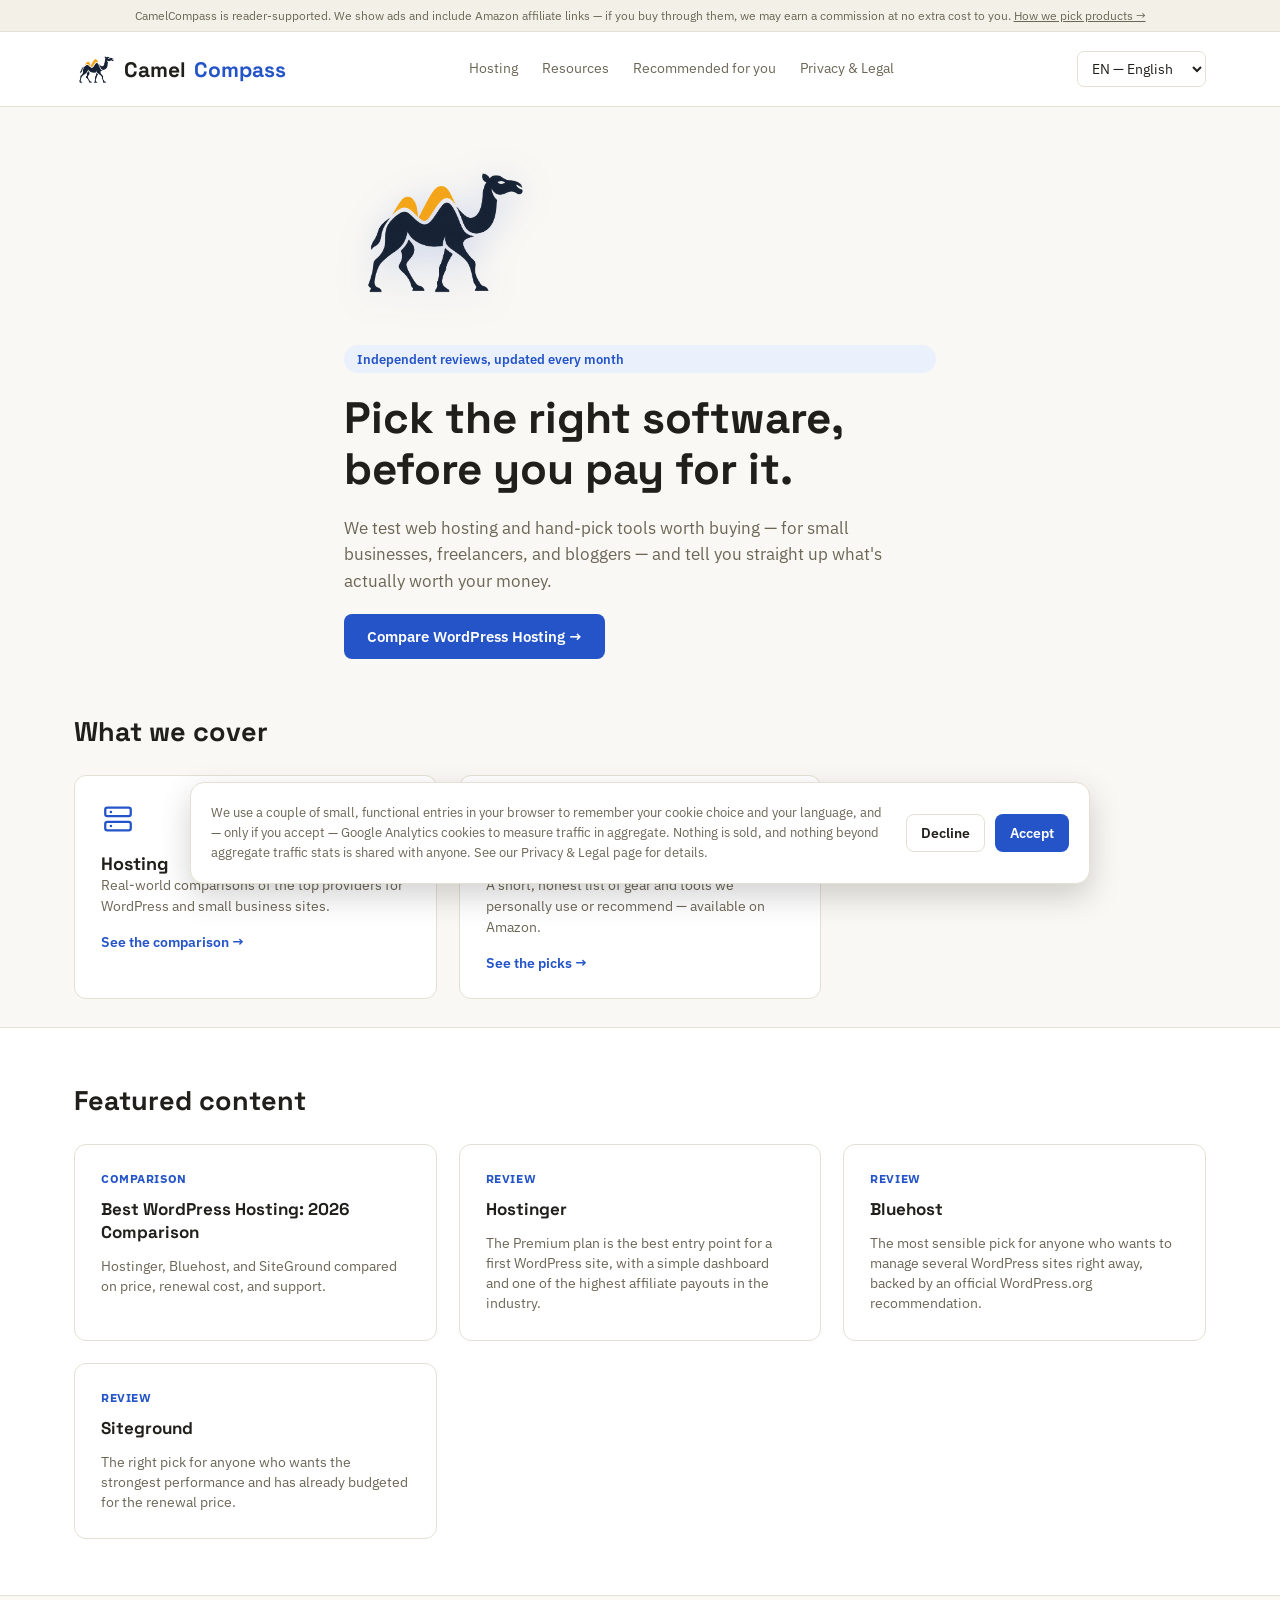
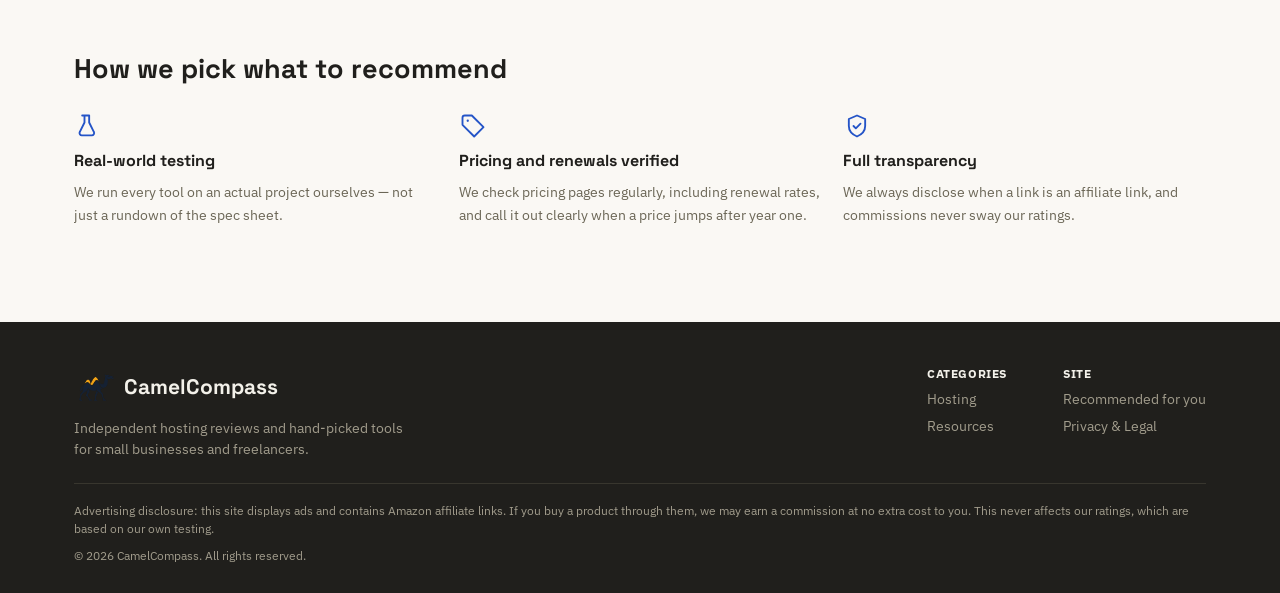
<file: index.html>
<!doctype html>
<html lang="en">
<head>
<title>CamelCompass — Independent Web Hosting Reviews & Recommended Tools</title>
<meta name="description" content="Independent, data-backed reviews of web hosting — Hostinger, Bluehost, SiteGround and more — plus a short list of tools we personally recommend. Available in English, Italiano, Français, Deutsch, Español.">
<link rel="canonical" href="https://camelcompass.com/index.html">
<meta property="og:type" content="website">
<meta property="og:site_name" content="CamelCompass">
<meta property="og:title" content="CamelCompass — Independent Web Hosting Reviews & Recommended Tools">
<meta property="og:description" content="Independent, data-backed reviews of web hosting — Hostinger, Bluehost, SiteGround and more — plus a short list of tools we personally recommend. Available in English, Italiano, Français, Deutsch, Español.">
<meta property="og:image" content="https://camelcompass.com/camel-mascot.png">
<meta property="og:url" content="https://camelcompass.com/index.html">
<meta charset="utf-8">
<meta name="viewport" content="width=device-width, initial-scale=1, viewport-fit=cover">
<meta name="robots" content="index, follow">
<meta name="theme-color" content="#2454C7">
<link rel="icon" type="image/png" href="camel-mascot.png">
<meta name="twitter:card" content="summary">
<link rel="stylesheet" href="https://fonts.googleapis.com/css2?family=Space+Grotesk:wght@500;600;700&family=IBM+Plex+Sans:wght@400;500;600&display=swap">
<link rel="stylesheet" href="styles.css">
<!-- TODO: replace ca-pub-XXXXXXXXXXXXXXXX with your real AdSense publisher ID once your AdSense application is approved -->
<script async src="https://pagead2.googlesyndication.com/pagead/js/adsbygoogle.js?client=ca-pub-XXXXXXXXXXXXXXXX" crossorigin="anonymous"></script>
<!-- Google tag (gtag.js) -->
<script async src="https://www.googletagmanager.com/gtag/js?id=G-SYCRF4L2D8"></script>
<script>
  window.dataLayer = window.dataLayer || [];
  function gtag(){dataLayer.push(arguments);}
  // Consent Mode: analytics storage stays denied until the user accepts our cookie notice
  gtag('consent', 'default', { 'analytics_storage': 'denied' });
  gtag('js', new Date());
  gtag('config', 'G-SYCRF4L2D8');
</script>
</head>
<body>

<div class="disclose-bar">
  <div class="wrap"><p id="disclose-text"></p></div>
</div>

<header class="site-header">
  <div class="wrap">
    <a href="index.html" class="logo"><img src="camel-mascot.png" alt="CamelCompass mascot" class="logo-mark">Camel<span class="accent">Compass</span></a>
    <nav class="nav-links" id="nav-links">
      <a href="compare.html" data-nav="compare"></a>
      <a href="resources.html" data-nav="resources"></a>
      <a href="recommend.html" data-nav="recommend"></a>
      <a href="legal.html" data-nav="legal"></a>
    </nav>
    <select class="lang-select" id="lang-select">
      <option value="en">EN — English</option>
      <option value="it">IT — Italiano</option>
      <option value="fr">FR — Français</option>
      <option value="de">DE — Deutsch</option>
      <option value="es">ES — Español</option>
    </select>
  </div>
</header>

<main>
  <section id="page-home">
    <section class="block tight">
      <div class="wrap" style="display:flex; flex-direction:column; gap:20px; max-width:640px;">
        <img src="camel-mascot.png" alt="CamelCompass mascot" class="hero-mascot">
        <span class="badge" id="home-badge"></span>
        <h1 class="hero-title" id="home-title"></h1>
        <p class="lede" id="home-sub"></p>
        <a href="compare.html" class="btn btn-primary" id="home-cta" style="align-self:flex-start;"></a>
      </div>
    </section>

    <section class="block tight">
      <div class="wrap" style="display:flex; flex-direction:column; gap:26px;">
        <h2 class="section-title" id="home-cat-title"></h2>
        <div class="grid-3" id="home-categories"></div>
      </div>
    </section>

    <section class="block" style="background:var(--surface); border-top:1px solid var(--border); border-bottom:1px solid var(--border);">
      <div class="wrap" style="display:flex; flex-direction:column; gap:26px;">
        <h2 class="section-title" id="home-featured-title"></h2>
        <div class="grid-3" id="home-featured"></div>
      </div>
    </section>

    <section class="block">
      <div class="wrap" style="display:flex; flex-direction:column; gap:26px;">
        <h2 class="section-title" id="home-method-title"></h2>
        <div class="grid-3" id="home-methods"></div>
      </div>
    </section>
  </section>

</main>

<footer class="site-footer">
  <div class="wrap">
    <div class="footer-top">
      <div class="footer-brand">
        <span class="logo"><img src="camel-mascot.png" alt="CamelCompass mascot" class="logo-mark">CamelCompass</span>
        <p id="footer-desc"></p>
      </div>
      <div class="footer-cols">
        <div class="footer-col">
          <span class="col-title" id="footer-cat-title"></span>
          <a href="compare.html" data-t="nav_hosting"></a>
          <a href="resources.html" data-t="nav_resources"></a>
        </div>
        <div class="footer-col">
          <span class="col-title" id="footer-site-title"></span>
          <a href="recommend.html" data-t="nav_recommend"></a>
          <a href="legal.html" data-t="nav_legal"></a>
        </div>
      </div>
    </div>
    <div class="footer-bottom">
      <p id="footer-disclosure"></p>
      <p id="footer-copyright"></p>
    </div>
  </div>
</footer>

<div class="cookie-bar" id="cookie-bar" hidden>
  <p id="cookie-text"></p>
  <div class="cookie-actions">
    <button class="btn btn-outline btn-sm" id="cookie-decline" style="width:auto;"></button>
    <button class="btn btn-primary btn-sm" id="cookie-accept" style="width:auto;"></button>
  </div>
</div>

<script src="app.js"></script>
<script>
SV.init(SV.applyHomeText);
</script>
</body>
</html>
</file>
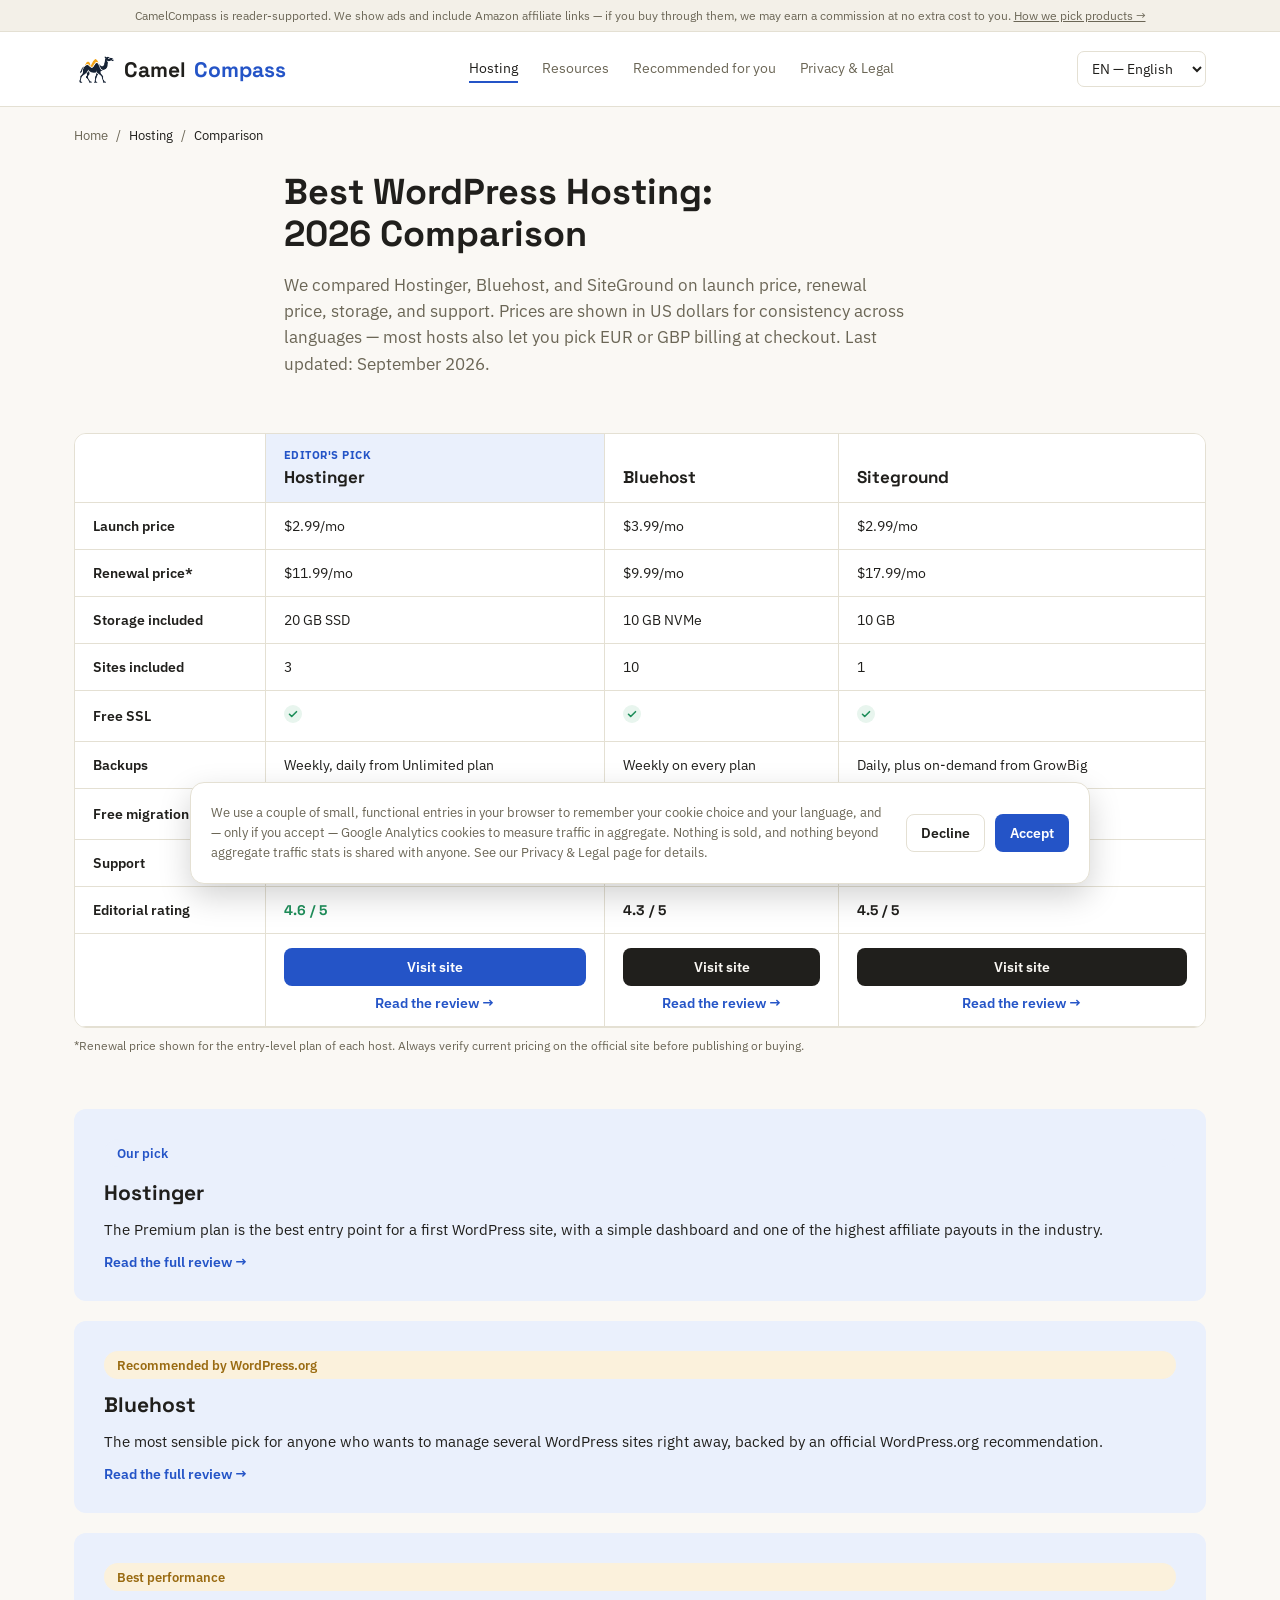
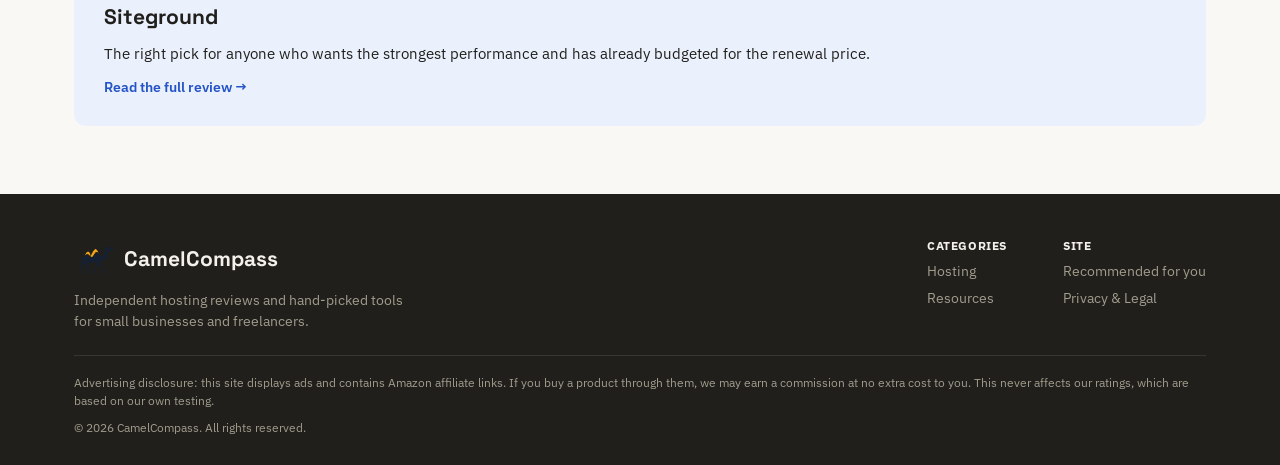
<file: compare.html>
<!doctype html>
<html lang="en">
<head>
<title>Best WordPress Hosting 2026: Hostinger vs Bluehost vs SiteGround | CamelCompass</title>
<meta name="description" content="We compared Hostinger, Bluehost and SiteGround on launch price, renewal price, storage and support to help you pick the right WordPress host. Updated September 2026.">
<link rel="canonical" href="https://camelcompass.com/compare.html">
<meta property="og:type" content="website">
<meta property="og:site_name" content="CamelCompass">
<meta property="og:title" content="Best WordPress Hosting 2026: Hostinger vs Bluehost vs SiteGround | CamelCompass">
<meta property="og:description" content="We compared Hostinger, Bluehost and SiteGround on launch price, renewal price, storage and support to help you pick the right WordPress host. Updated September 2026.">
<meta property="og:image" content="https://camelcompass.com/camel-mascot.png">
<meta property="og:url" content="https://camelcompass.com/compare.html">
<meta charset="utf-8">
<meta name="viewport" content="width=device-width, initial-scale=1, viewport-fit=cover">
<meta name="robots" content="index, follow">
<meta name="theme-color" content="#2454C7">
<link rel="icon" type="image/png" href="camel-mascot.png">
<meta name="twitter:card" content="summary">
<link rel="stylesheet" href="https://fonts.googleapis.com/css2?family=Space+Grotesk:wght@500;600;700&family=IBM+Plex+Sans:wght@400;500;600&display=swap">
<link rel="stylesheet" href="styles.css">
<!-- TODO: replace ca-pub-XXXXXXXXXXXXXXXX with your real AdSense publisher ID once your AdSense application is approved -->
<script async src="https://pagead2.googlesyndication.com/pagead/js/adsbygoogle.js?client=ca-pub-XXXXXXXXXXXXXXXX" crossorigin="anonymous"></script>
<!-- Google tag (gtag.js) -->
<script async src="https://www.googletagmanager.com/gtag/js?id=G-SYCRF4L2D8"></script>
<script>
  window.dataLayer = window.dataLayer || [];
  function gtag(){dataLayer.push(arguments);}
  // Consent Mode: analytics storage stays denied until the user accepts our cookie notice
  gtag('consent', 'default', { 'analytics_storage': 'denied' });
  gtag('js', new Date());
  gtag('config', 'G-SYCRF4L2D8');
</script>
</head>
<body>

<div class="disclose-bar">
  <div class="wrap"><p id="disclose-text"></p></div>
</div>

<header class="site-header">
  <div class="wrap">
    <a href="index.html" class="logo"><img src="camel-mascot.png" alt="CamelCompass mascot" class="logo-mark">Camel<span class="accent">Compass</span></a>
    <nav class="nav-links" id="nav-links">
      <a href="compare.html" data-nav="compare" class="active"></a>
      <a href="resources.html" data-nav="resources"></a>
      <a href="recommend.html" data-nav="recommend"></a>
      <a href="legal.html" data-nav="legal"></a>
    </nav>
    <select class="lang-select" id="lang-select">
      <option value="en">EN — English</option>
      <option value="it">IT — Italiano</option>
      <option value="fr">FR — Français</option>
      <option value="de">DE — Deutsch</option>
      <option value="es">ES — Español</option>
    </select>
  </div>
</header>

<main>
  <section id="page-compare">
    <div class="wrap" style="padding-top:20px;">
      <nav class="breadcrumb"><a href="index.html" data-t="crumb_home"></a><span>/</span><span class="current" data-t="nav_hosting"></span><span>/</span><span class="current" data-t="crumb_compare"></span></nav>
    </div>
    <section class="block tight">
      <div class="wrap" style="display:flex; flex-direction:column; gap:16px; max-width:760px;">
        <h1 class="hero-title" style="font-size:clamp(26px,3.4vw,36px);" id="compare-title"></h1>
        <p class="lede" id="compare-lede"></p>
      </div>
    </section>
    <section class="block tight"><div class="wrap"><div class="table-scroll" id="compare-table-wrap"></div><span class="foot-star" id="compare-footnote"></span></div></section>
    <section class="block tight"><div class="wrap" id="compare-callouts" style="display:flex; flex-direction:column; gap:20px;"></div></section>
  </section>

</main>

<footer class="site-footer">
  <div class="wrap">
    <div class="footer-top">
      <div class="footer-brand">
        <span class="logo"><img src="camel-mascot.png" alt="CamelCompass mascot" class="logo-mark">CamelCompass</span>
        <p id="footer-desc"></p>
      </div>
      <div class="footer-cols">
        <div class="footer-col">
          <span class="col-title" id="footer-cat-title"></span>
          <a href="compare.html" data-t="nav_hosting"></a>
          <a href="resources.html" data-t="nav_resources"></a>
        </div>
        <div class="footer-col">
          <span class="col-title" id="footer-site-title"></span>
          <a href="recommend.html" data-t="nav_recommend"></a>
          <a href="legal.html" data-t="nav_legal"></a>
        </div>
      </div>
    </div>
    <div class="footer-bottom">
      <p id="footer-disclosure"></p>
      <p id="footer-copyright"></p>
    </div>
  </div>
</footer>

<div class="cookie-bar" id="cookie-bar" hidden>
  <p id="cookie-text"></p>
  <div class="cookie-actions">
    <button class="btn btn-outline btn-sm" id="cookie-decline" style="width:auto;"></button>
    <button class="btn btn-primary btn-sm" id="cookie-accept" style="width:auto;"></button>
  </div>
</div>

<script src="app.js"></script>
<script>
SV.init(function () { SV.applyCompareStaticText(); SV.renderCompareTable(); });
</script>
</body>
</html>
</file>
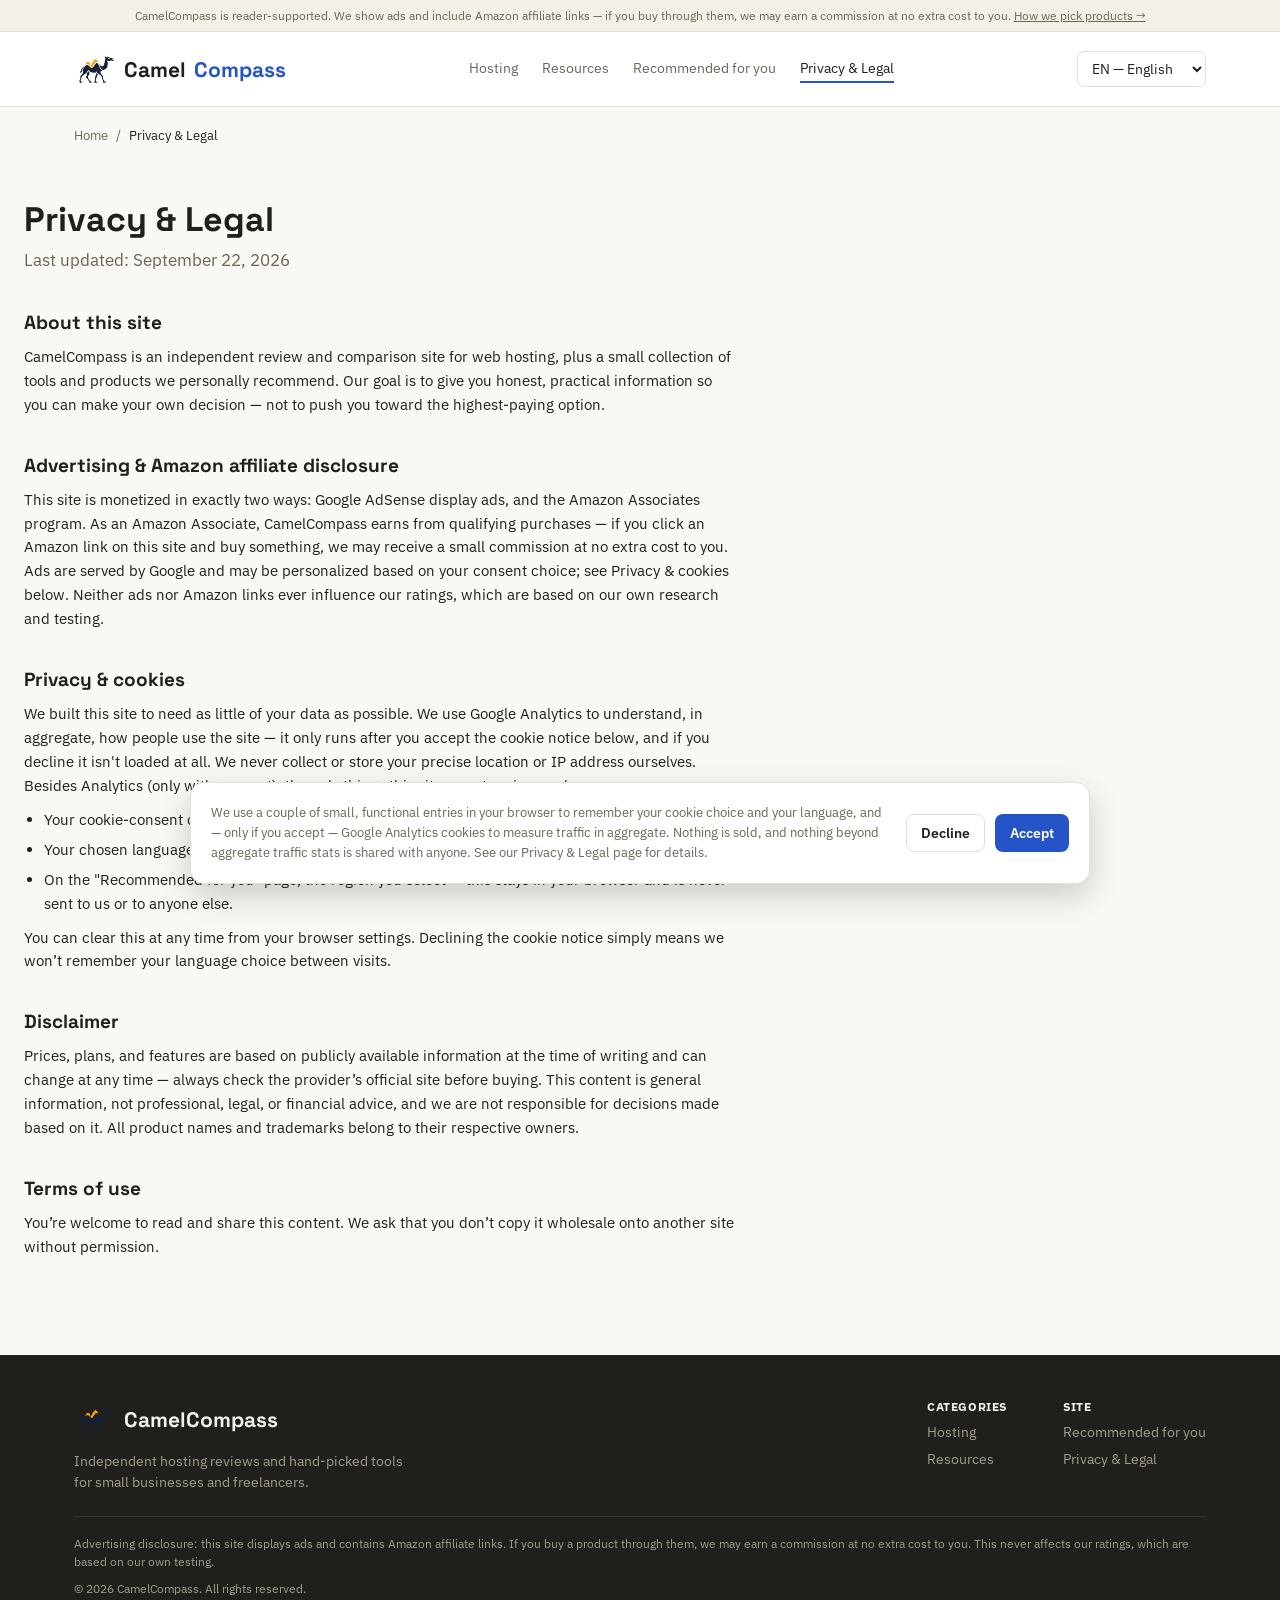
<file: legal.html>
<!doctype html>
<html lang="en">
<head>
<title>Privacy & Legal | CamelCompass</title>
<meta name="description" content="CamelCompass's affiliate disclosure, privacy practices and disclaimer — how we're funded, what data we do (and don't) collect, and how to reach us.">
<link rel="canonical" href="https://camelcompass.com/legal.html">
<meta property="og:type" content="website">
<meta property="og:site_name" content="CamelCompass">
<meta property="og:title" content="Privacy & Legal | CamelCompass">
<meta property="og:description" content="CamelCompass's affiliate disclosure, privacy practices and disclaimer — how we're funded, what data we do (and don't) collect, and how to reach us.">
<meta property="og:image" content="https://camelcompass.com/camel-mascot.png">
<meta property="og:url" content="https://camelcompass.com/legal.html">
<meta charset="utf-8">
<meta name="viewport" content="width=device-width, initial-scale=1, viewport-fit=cover">
<meta name="robots" content="index, follow">
<meta name="theme-color" content="#2454C7">
<link rel="icon" type="image/png" href="camel-mascot.png">
<meta name="twitter:card" content="summary">
<link rel="stylesheet" href="https://fonts.googleapis.com/css2?family=Space+Grotesk:wght@500;600;700&family=IBM+Plex+Sans:wght@400;500;600&display=swap">
<link rel="stylesheet" href="styles.css">
<!-- TODO: replace ca-pub-XXXXXXXXXXXXXXXX with your real AdSense publisher ID once your AdSense application is approved -->
<script async src="https://pagead2.googlesyndication.com/pagead/js/adsbygoogle.js?client=ca-pub-XXXXXXXXXXXXXXXX" crossorigin="anonymous"></script>
<!-- Google tag (gtag.js) -->
<script async src="https://www.googletagmanager.com/gtag/js?id=G-SYCRF4L2D8"></script>
<script>
  window.dataLayer = window.dataLayer || [];
  function gtag(){dataLayer.push(arguments);}
  // Consent Mode: analytics storage stays denied until the user accepts our cookie notice
  gtag('consent', 'default', { 'analytics_storage': 'denied' });
  gtag('js', new Date());
  gtag('config', 'G-SYCRF4L2D8');
</script>
</head>
<body>

<div class="disclose-bar">
  <div class="wrap"><p id="disclose-text"></p></div>
</div>

<header class="site-header">
  <div class="wrap">
    <a href="index.html" class="logo"><img src="camel-mascot.png" alt="CamelCompass mascot" class="logo-mark">Camel<span class="accent">Compass</span></a>
    <nav class="nav-links" id="nav-links">
      <a href="compare.html" data-nav="compare"></a>
      <a href="resources.html" data-nav="resources"></a>
      <a href="recommend.html" data-nav="recommend"></a>
      <a href="legal.html" data-nav="legal" class="active"></a>
    </nav>
    <select class="lang-select" id="lang-select">
      <option value="en">EN — English</option>
      <option value="it">IT — Italiano</option>
      <option value="fr">FR — Français</option>
      <option value="de">DE — Deutsch</option>
      <option value="es">ES — Español</option>
    </select>
  </div>
</header>

<main>
  <section id="page-legal">
    <div class="wrap" style="padding-top:20px;">
      <nav class="breadcrumb"><a href="index.html" data-t="crumb_home"></a><span>/</span><span class="current" data-t="nav_legal"></span></nav>
    </div>
    <section class="block" style="max-width:760px;">
      <div class="wrap" style="display:flex; flex-direction:column; gap:36px;" id="legal-body"></div>
    </section>
  </section>

</main>

<footer class="site-footer">
  <div class="wrap">
    <div class="footer-top">
      <div class="footer-brand">
        <span class="logo"><img src="camel-mascot.png" alt="CamelCompass mascot" class="logo-mark">CamelCompass</span>
        <p id="footer-desc"></p>
      </div>
      <div class="footer-cols">
        <div class="footer-col">
          <span class="col-title" id="footer-cat-title"></span>
          <a href="compare.html" data-t="nav_hosting"></a>
          <a href="resources.html" data-t="nav_resources"></a>
        </div>
        <div class="footer-col">
          <span class="col-title" id="footer-site-title"></span>
          <a href="recommend.html" data-t="nav_recommend"></a>
          <a href="legal.html" data-t="nav_legal"></a>
        </div>
      </div>
    </div>
    <div class="footer-bottom">
      <p id="footer-disclosure"></p>
      <p id="footer-copyright"></p>
    </div>
  </div>
</footer>

<div class="cookie-bar" id="cookie-bar" hidden>
  <p id="cookie-text"></p>
  <div class="cookie-actions">
    <button class="btn btn-outline btn-sm" id="cookie-decline" style="width:auto;"></button>
    <button class="btn btn-primary btn-sm" id="cookie-accept" style="width:auto;"></button>
  </div>
</div>

<script src="app.js"></script>
<script>
SV.init(SV.renderLegal);
</script>
</body>
</html>
</file>
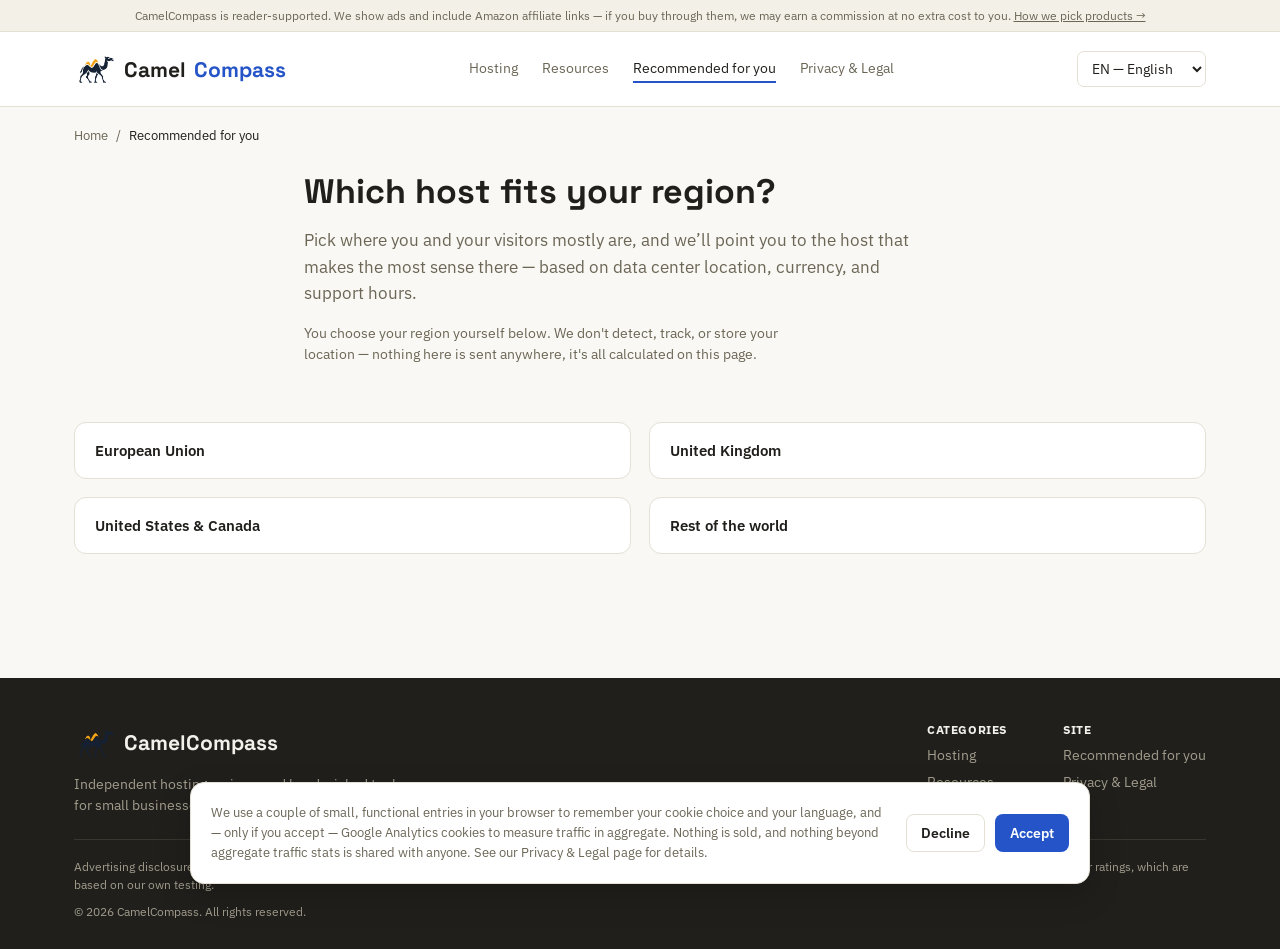
<file: recommend.html>
<!doctype html>
<html lang="en">
<head>
<title>Which Hosting Fits Your Region? | CamelCompass</title>
<meta name="description" content="Pick your region and see which hosting provider makes the most sense based on data center location, currency and support hours. No tracking, no geolocation — you choose.">
<link rel="canonical" href="https://camelcompass.com/recommend.html">
<meta property="og:type" content="website">
<meta property="og:site_name" content="CamelCompass">
<meta property="og:title" content="Which Hosting Fits Your Region? | CamelCompass">
<meta property="og:description" content="Pick your region and see which hosting provider makes the most sense based on data center location, currency and support hours. No tracking, no geolocation — you choose.">
<meta property="og:image" content="https://camelcompass.com/camel-mascot.png">
<meta property="og:url" content="https://camelcompass.com/recommend.html">
<meta charset="utf-8">
<meta name="viewport" content="width=device-width, initial-scale=1, viewport-fit=cover">
<meta name="robots" content="index, follow">
<meta name="theme-color" content="#2454C7">
<link rel="icon" type="image/png" href="camel-mascot.png">
<meta name="twitter:card" content="summary">
<link rel="stylesheet" href="https://fonts.googleapis.com/css2?family=Space+Grotesk:wght@500;600;700&family=IBM+Plex+Sans:wght@400;500;600&display=swap">
<link rel="stylesheet" href="styles.css">
<!-- TODO: replace ca-pub-XXXXXXXXXXXXXXXX with your real AdSense publisher ID once your AdSense application is approved -->
<script async src="https://pagead2.googlesyndication.com/pagead/js/adsbygoogle.js?client=ca-pub-XXXXXXXXXXXXXXXX" crossorigin="anonymous"></script>
<!-- Google tag (gtag.js) -->
<script async src="https://www.googletagmanager.com/gtag/js?id=G-SYCRF4L2D8"></script>
<script>
  window.dataLayer = window.dataLayer || [];
  function gtag(){dataLayer.push(arguments);}
  // Consent Mode: analytics storage stays denied until the user accepts our cookie notice
  gtag('consent', 'default', { 'analytics_storage': 'denied' });
  gtag('js', new Date());
  gtag('config', 'G-SYCRF4L2D8');
</script>
</head>
<body>

<div class="disclose-bar">
  <div class="wrap"><p id="disclose-text"></p></div>
</div>

<header class="site-header">
  <div class="wrap">
    <a href="index.html" class="logo"><img src="camel-mascot.png" alt="CamelCompass mascot" class="logo-mark">Camel<span class="accent">Compass</span></a>
    <nav class="nav-links" id="nav-links">
      <a href="compare.html" data-nav="compare"></a>
      <a href="resources.html" data-nav="resources"></a>
      <a href="recommend.html" data-nav="recommend" class="active"></a>
      <a href="legal.html" data-nav="legal"></a>
    </nav>
    <select class="lang-select" id="lang-select">
      <option value="en">EN — English</option>
      <option value="it">IT — Italiano</option>
      <option value="fr">FR — Français</option>
      <option value="de">DE — Deutsch</option>
      <option value="es">ES — Español</option>
    </select>
  </div>
</header>

<main>
  <section id="page-recommend">
    <div class="wrap" style="padding-top:20px;">
      <nav class="breadcrumb"><a href="index.html" data-t="crumb_home"></a><span>/</span><span class="current" data-t="nav_recommend"></span></nav>
    </div>
    <section class="block tight">
      <div class="wrap" style="display:flex; flex-direction:column; gap:16px; max-width:720px;">
        <h1 class="hero-title" style="font-size:clamp(26px,3.4vw,34px);" id="recommend-title"></h1>
        <p class="lede" id="recommend-sub"></p>
        <p class="lede" id="recommend-privacy" style="font-size:13.5px;"></p>
      </div>
    </section>
    <section class="block tight">
      <div class="wrap">
        <div class="region-grid" id="region-grid"></div>
      </div>
    </section>
    <section class="block tight"><div class="wrap" id="recommend-result"></div></section>
  </section>

</main>

<footer class="site-footer">
  <div class="wrap">
    <div class="footer-top">
      <div class="footer-brand">
        <span class="logo"><img src="camel-mascot.png" alt="CamelCompass mascot" class="logo-mark">CamelCompass</span>
        <p id="footer-desc"></p>
      </div>
      <div class="footer-cols">
        <div class="footer-col">
          <span class="col-title" id="footer-cat-title"></span>
          <a href="compare.html" data-t="nav_hosting"></a>
          <a href="resources.html" data-t="nav_resources"></a>
        </div>
        <div class="footer-col">
          <span class="col-title" id="footer-site-title"></span>
          <a href="recommend.html" data-t="nav_recommend"></a>
          <a href="legal.html" data-t="nav_legal"></a>
        </div>
      </div>
    </div>
    <div class="footer-bottom">
      <p id="footer-disclosure"></p>
      <p id="footer-copyright"></p>
    </div>
  </div>
</footer>

<div class="cookie-bar" id="cookie-bar" hidden>
  <p id="cookie-text"></p>
  <div class="cookie-actions">
    <button class="btn btn-outline btn-sm" id="cookie-decline" style="width:auto;"></button>
    <button class="btn btn-primary btn-sm" id="cookie-accept" style="width:auto;"></button>
  </div>
</div>

<script src="app.js"></script>
<script>
SV.init(function () { SV.applyRecommendStaticText(); SV.renderRecommendResult(); });
</script>
</body>
</html>
</file>
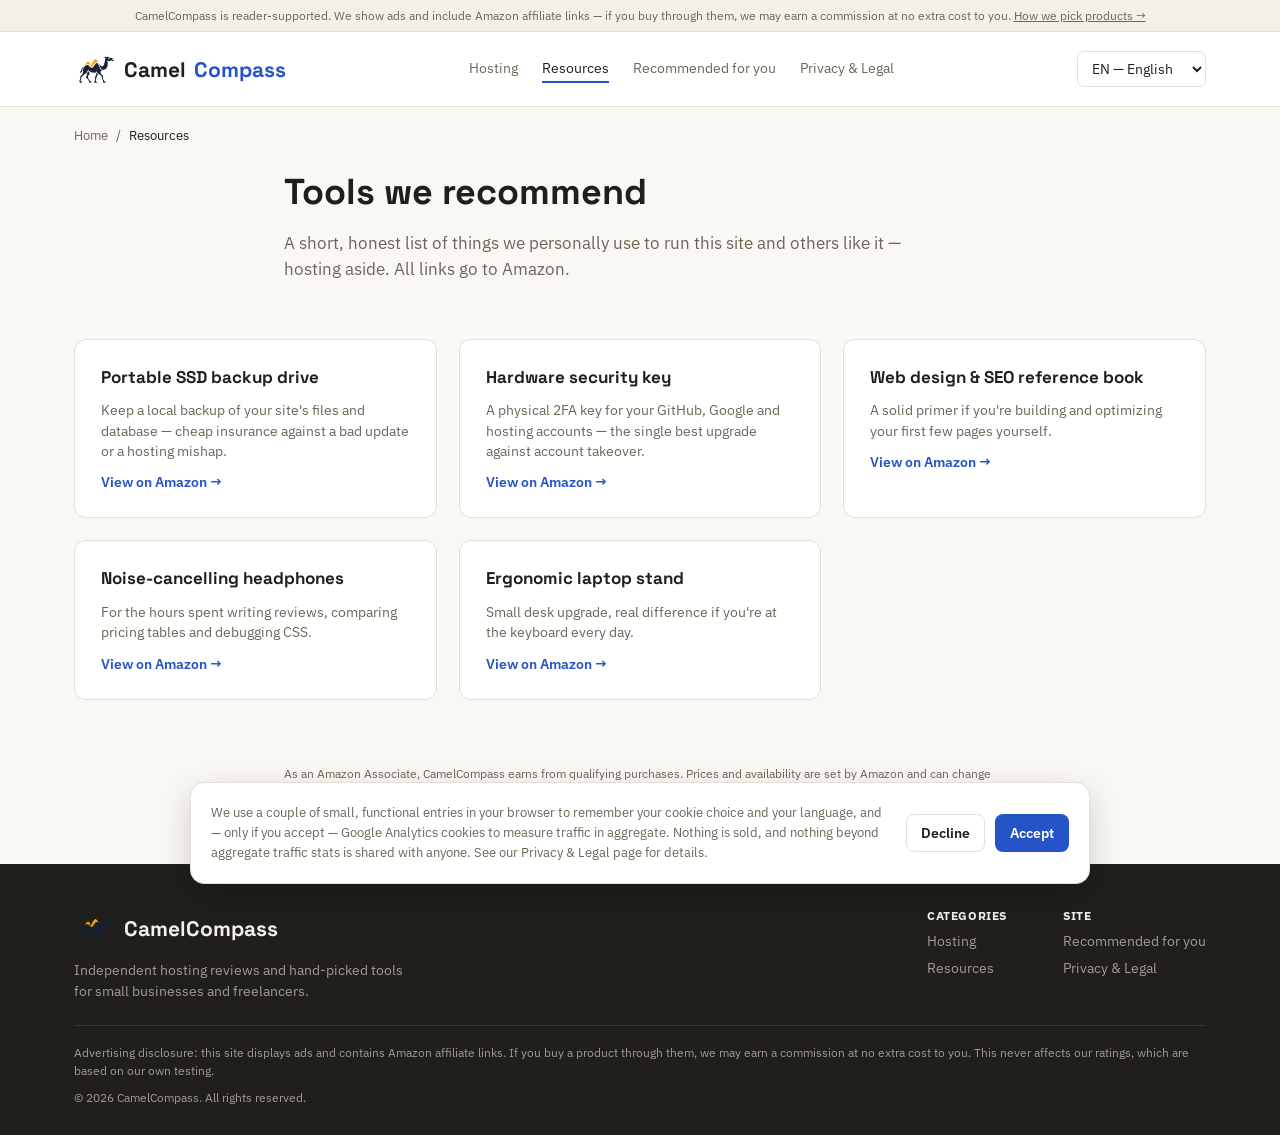
<file: resources.html>
<!doctype html>
<html lang="en">
<head>
<title>Recommended Tools & Gear | CamelCompass</title>
<meta name="description" content="A short, honest list of tools and gear we personally use or recommend, with Amazon links. No hosting affiliate programs — just AdSense ads and Amazon Associates.">
<link rel="canonical" href="https://camelcompass.com/resources.html">
<meta property="og:type" content="website">
<meta property="og:site_name" content="CamelCompass">
<meta property="og:title" content="Recommended Tools & Gear | CamelCompass">
<meta property="og:description" content="A short, honest list of tools and gear we personally use or recommend, with Amazon links.">
<meta property="og:image" content="https://camelcompass.com/camel-mascot.png">
<meta property="og:url" content="https://camelcompass.com/resources.html">
<meta charset="utf-8">
<meta name="viewport" content="width=device-width, initial-scale=1, viewport-fit=cover">
<meta name="robots" content="index, follow">
<meta name="theme-color" content="#2454C7">
<link rel="icon" type="image/png" href="camel-mascot.png">
<meta name="twitter:card" content="summary">
<link rel="stylesheet" href="https://fonts.googleapis.com/css2?family=Space+Grotesk:wght@500;600;700&family=IBM+Plex+Sans:wght@400;500;600&display=swap">
<link rel="stylesheet" href="styles.css">
<!-- TODO: replace ca-pub-XXXXXXXXXXXXXXXX with your real AdSense publisher ID once your AdSense application is approved -->
<script async src="https://pagead2.googlesyndication.com/pagead/js/adsbygoogle.js?client=ca-pub-XXXXXXXXXXXXXXXX" crossorigin="anonymous"></script>
<!-- Google tag (gtag.js) -->
<script async src="https://www.googletagmanager.com/gtag/js?id=G-SYCRF4L2D8"></script>
<script>
  window.dataLayer = window.dataLayer || [];
  function gtag(){dataLayer.push(arguments);}
  // Consent Mode: analytics storage stays denied until the user accepts our cookie notice
  gtag('consent', 'default', { 'analytics_storage': 'denied' });
  gtag('js', new Date());
  gtag('config', 'G-SYCRF4L2D8');
</script>
</head>
<body>

<div class="disclose-bar">
  <div class="wrap"><p id="disclose-text"></p></div>
</div>

<header class="site-header">
  <div class="wrap">
    <a href="index.html" class="logo"><img src="camel-mascot.png" alt="CamelCompass mascot" class="logo-mark">Camel<span class="accent">Compass</span></a>
    <nav class="nav-links" id="nav-links">
      <a href="compare.html" data-nav="compare"></a>
      <a href="resources.html" data-nav="resources" class="active"></a>
      <a href="recommend.html" data-nav="recommend"></a>
      <a href="legal.html" data-nav="legal"></a>
    </nav>
    <select class="lang-select" id="lang-select">
      <option value="en">EN — English</option>
      <option value="it">IT — Italiano</option>
      <option value="fr">FR — Français</option>
      <option value="de">DE — Deutsch</option>
      <option value="es">ES — Español</option>
    </select>
  </div>
</header>

<main>
  <section id="page-resources">
    <div class="wrap" style="padding-top:20px;">
      <nav class="breadcrumb"><a href="index.html" data-t="crumb_home"></a><span>/</span><span class="current" data-t="nav_resources"></span></nav>
    </div>
    <section class="block tight">
      <div class="wrap" style="display:flex; flex-direction:column; gap:16px; max-width:760px;">
        <h1 class="hero-title" style="font-size:clamp(26px,3.4vw,36px);" id="resources-title"></h1>
        <p class="lede" id="resources-sub"></p>
      </div>
    </section>
    <section class="block tight">
      <div class="wrap grid-3" id="resources-grid"></div>
    </section>
    <section class="block tight">
      <div class="wrap" style="max-width:760px;">
        <span class="foot-star" id="resources-disclosure"></span>
      </div>
    </section>
  </section>

</main>

<footer class="site-footer">
  <div class="wrap">
    <div class="footer-top">
      <div class="footer-brand">
        <span class="logo"><img src="camel-mascot.png" alt="CamelCompass mascot" class="logo-mark">CamelCompass</span>
        <p id="footer-desc"></p>
      </div>
      <div class="footer-cols">
        <div class="footer-col">
          <span class="col-title" id="footer-cat-title"></span>
          <a href="compare.html" data-t="nav_hosting"></a>
          <a href="resources.html" data-t="nav_resources"></a>
        </div>
        <div class="footer-col">
          <span class="col-title" id="footer-site-title"></span>
          <a href="recommend.html" data-t="nav_recommend"></a>
          <a href="legal.html" data-t="nav_legal"></a>
        </div>
      </div>
    </div>
    <div class="footer-bottom">
      <p id="footer-disclosure"></p>
      <p id="footer-copyright"></p>
    </div>
  </div>
</footer>

<div class="cookie-bar" id="cookie-bar" hidden>
  <p id="cookie-text"></p>
  <div class="cookie-actions">
    <button class="btn btn-outline btn-sm" id="cookie-decline" style="width:auto;"></button>
    <button class="btn btn-primary btn-sm" id="cookie-accept" style="width:auto;"></button>
  </div>
</div>

<script src="app.js"></script>
<script>
SV.init(SV.renderResources);
</script>
</body>
</html>
</file>
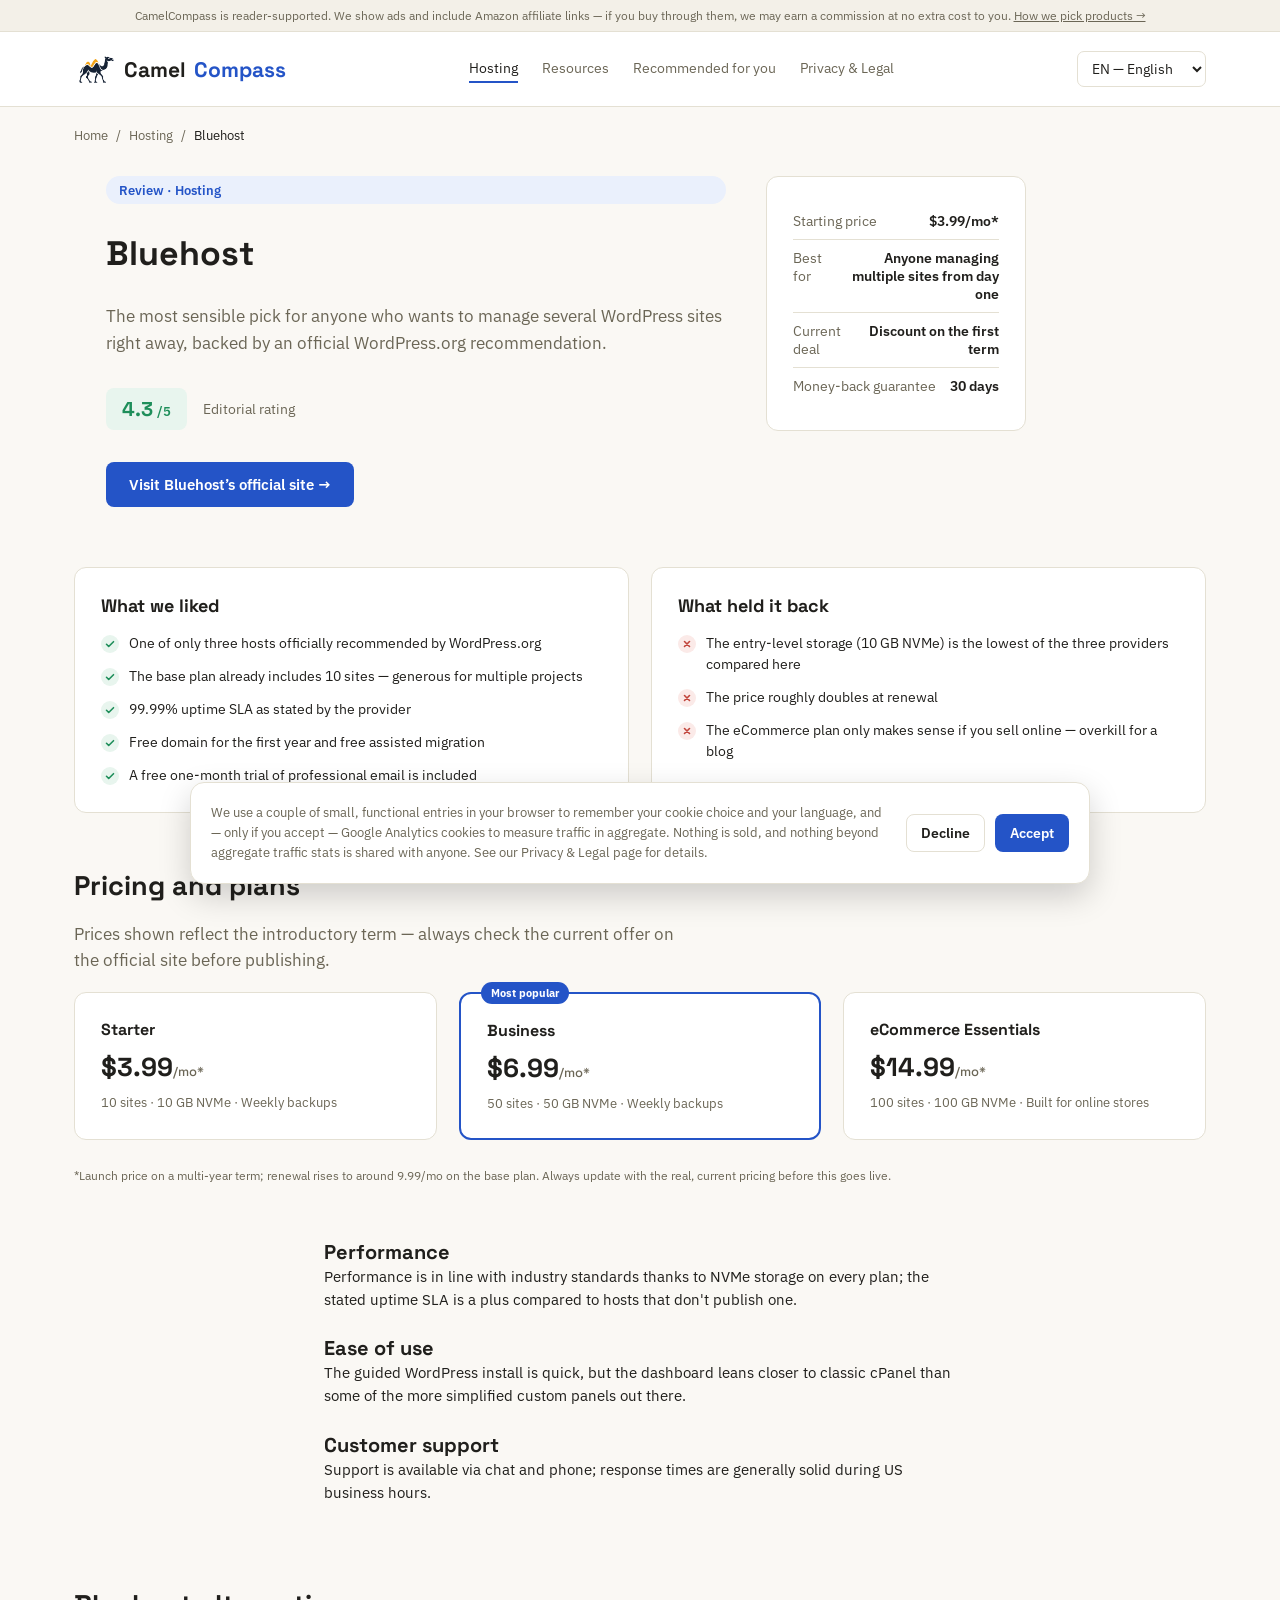
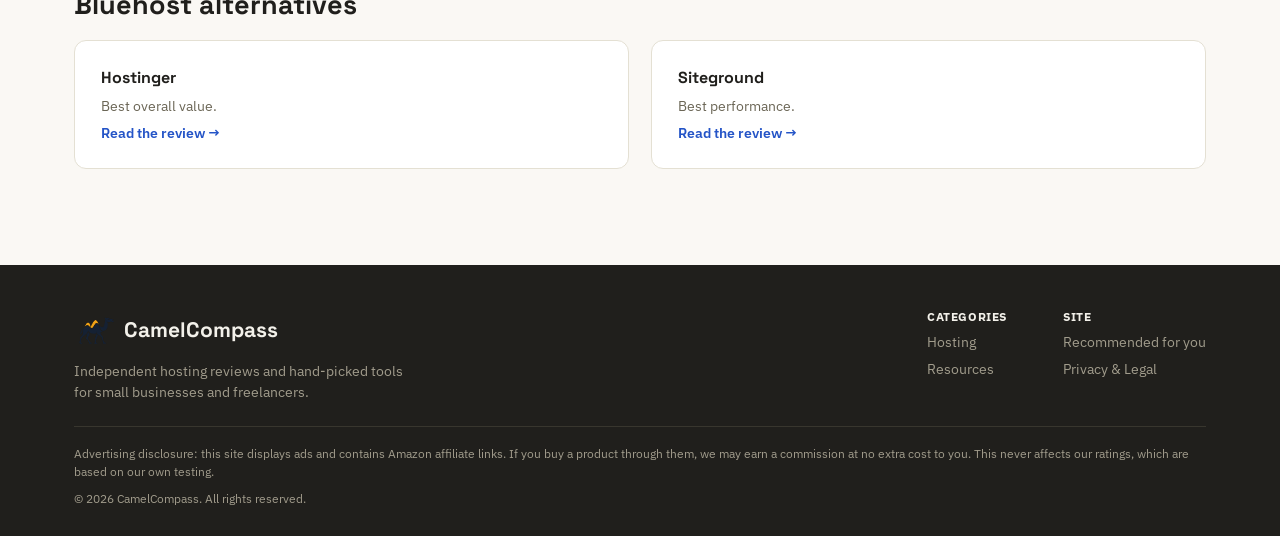
<file: review-bluehost.html>
<!doctype html>
<html lang="en">
<head>
<title>Bluehost Review 2026: Pricing, Performance & Verdict | CamelCompass</title>
<meta name="description" content="An independent, data-backed review of Bluehost web hosting — pricing, renewal cost, performance, support and who it's actually best for.">
<link rel="canonical" href="https://camelcompass.com/review-bluehost.html">
<meta property="og:type" content="website">
<meta property="og:site_name" content="CamelCompass">
<meta property="og:title" content="Bluehost Review 2026: Pricing, Performance & Verdict | CamelCompass">
<meta property="og:description" content="An independent, data-backed review of Bluehost web hosting — pricing, renewal cost, performance, support and who it's actually best for.">
<meta property="og:image" content="https://camelcompass.com/camel-mascot.png">
<meta property="og:url" content="https://camelcompass.com/review-bluehost.html">
<meta charset="utf-8">
<meta name="viewport" content="width=device-width, initial-scale=1, viewport-fit=cover">
<meta name="robots" content="index, follow">
<meta name="theme-color" content="#2454C7">
<link rel="icon" type="image/png" href="camel-mascot.png">
<meta name="twitter:card" content="summary">
<link rel="stylesheet" href="https://fonts.googleapis.com/css2?family=Space+Grotesk:wght@500;600;700&family=IBM+Plex+Sans:wght@400;500;600&display=swap">
<link rel="stylesheet" href="styles.css">
<!-- TODO: replace ca-pub-XXXXXXXXXXXXXXXX with your real AdSense publisher ID once your AdSense application is approved -->
<script async src="https://pagead2.googlesyndication.com/pagead/js/adsbygoogle.js?client=ca-pub-XXXXXXXXXXXXXXXX" crossorigin="anonymous"></script>
<!-- Google tag (gtag.js) -->
<script async src="https://www.googletagmanager.com/gtag/js?id=G-SYCRF4L2D8"></script>
<script>
  window.dataLayer = window.dataLayer || [];
  function gtag(){dataLayer.push(arguments);}
  // Consent Mode: analytics storage stays denied until the user accepts our cookie notice
  gtag('consent', 'default', { 'analytics_storage': 'denied' });
  gtag('js', new Date());
  gtag('config', 'G-SYCRF4L2D8');
</script>
</head>
<body>

<div class="disclose-bar">
  <div class="wrap"><p id="disclose-text"></p></div>
</div>

<header class="site-header">
  <div class="wrap">
    <a href="index.html" class="logo"><img src="camel-mascot.png" alt="CamelCompass mascot" class="logo-mark">Camel<span class="accent">Compass</span></a>
    <nav class="nav-links" id="nav-links">
      <a href="compare.html" data-nav="compare" class="active"></a>
      <a href="resources.html" data-nav="resources"></a>
      <a href="recommend.html" data-nav="recommend"></a>
      <a href="legal.html" data-nav="legal"></a>
    </nav>
    <select class="lang-select" id="lang-select">
      <option value="en">EN — English</option>
      <option value="it">IT — Italiano</option>
      <option value="fr">FR — Français</option>
      <option value="de">DE — Deutsch</option>
      <option value="es">ES — Español</option>
    </select>
  </div>
</header>

<main>
  <section id="page-review">
    <div class="wrap" style="padding-top:20px;">
      <nav class="breadcrumb"><a href="index.html" data-t="crumb_home"></a><span>/</span><a href="compare.html" data-t="nav_hosting"></a><span>/</span><span class="current" id="review-crumb"></span></nav>
    </div>
    <div id="review-body"></div>
  </section>

</main>

<footer class="site-footer">
  <div class="wrap">
    <div class="footer-top">
      <div class="footer-brand">
        <span class="logo"><img src="camel-mascot.png" alt="CamelCompass mascot" class="logo-mark">CamelCompass</span>
        <p id="footer-desc"></p>
      </div>
      <div class="footer-cols">
        <div class="footer-col">
          <span class="col-title" id="footer-cat-title"></span>
          <a href="compare.html" data-t="nav_hosting"></a>
          <a href="resources.html" data-t="nav_resources"></a>
        </div>
        <div class="footer-col">
          <span class="col-title" id="footer-site-title"></span>
          <a href="recommend.html" data-t="nav_recommend"></a>
          <a href="legal.html" data-t="nav_legal"></a>
        </div>
      </div>
    </div>
    <div class="footer-bottom">
      <p id="footer-disclosure"></p>
      <p id="footer-copyright"></p>
    </div>
  </div>
</footer>

<div class="cookie-bar" id="cookie-bar" hidden>
  <p id="cookie-text"></p>
  <div class="cookie-actions">
    <button class="btn btn-outline btn-sm" id="cookie-decline" style="width:auto;"></button>
    <button class="btn btn-primary btn-sm" id="cookie-accept" style="width:auto;"></button>
  </div>
</div>

<script src="app.js"></script>
<script>
SV.init(function () { SV.renderReview('bluehost'); });
</script>
</body>
</html>
</file>
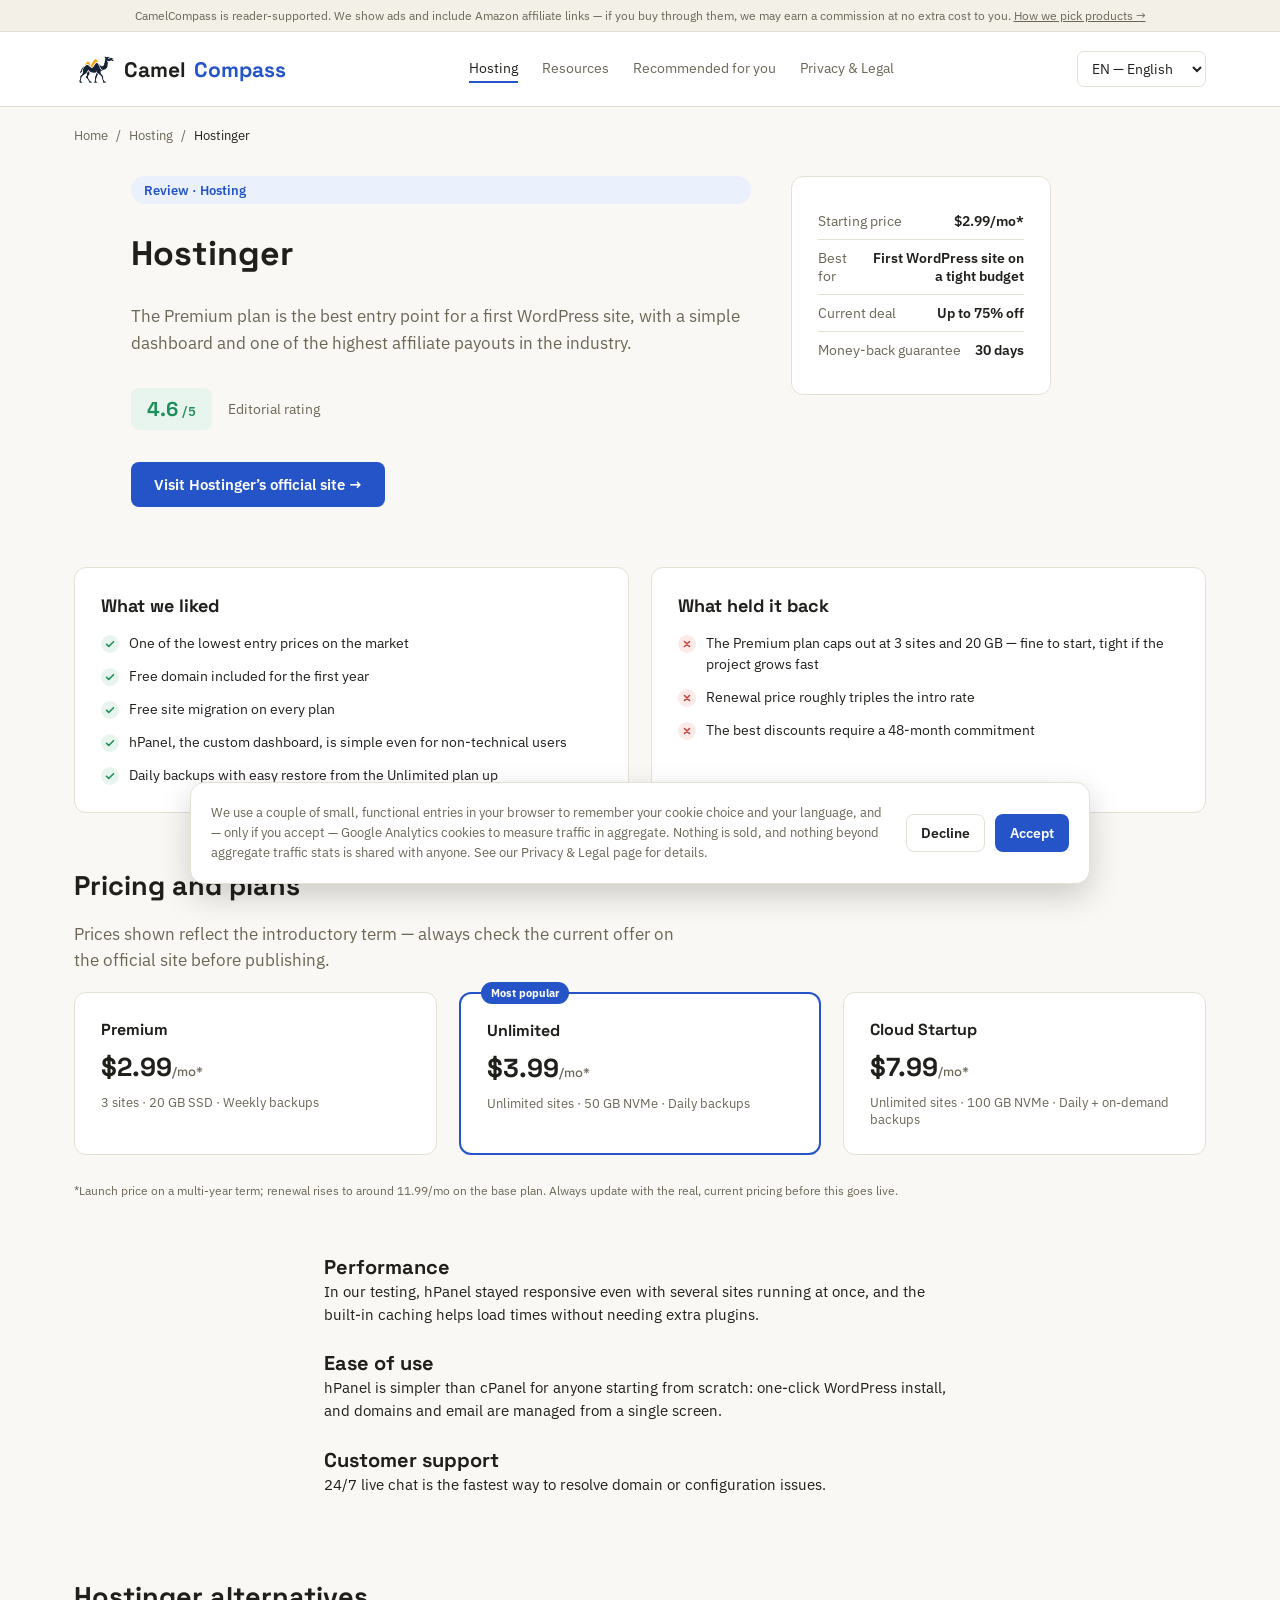
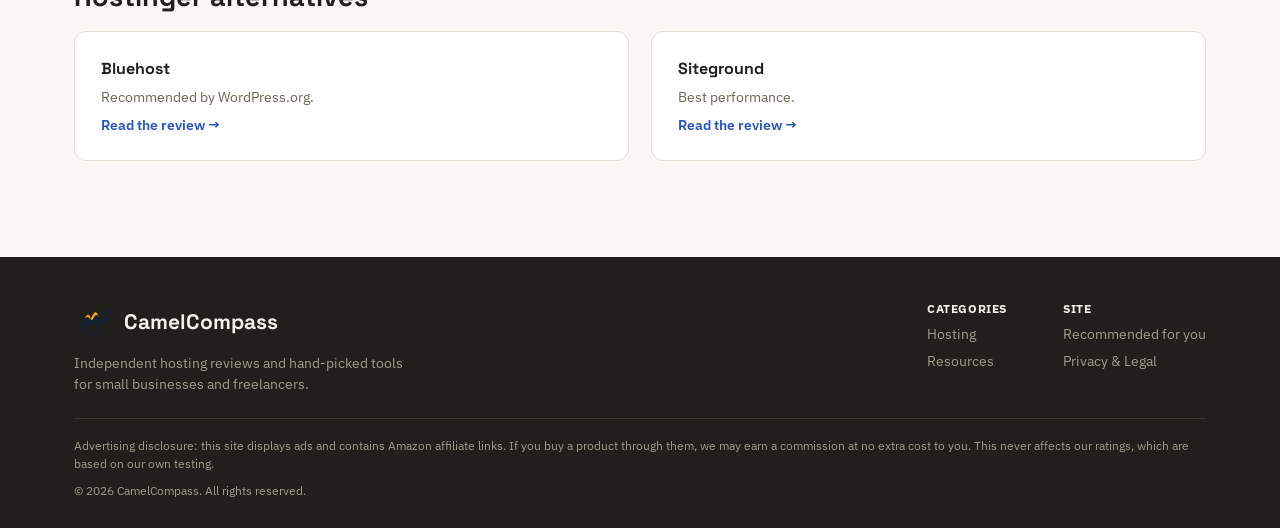
<file: review-hostinger.html>
<!doctype html>
<html lang="en">
<head>
<title>Hostinger Review 2026: Pricing, Performance & Verdict | CamelCompass</title>
<meta name="description" content="An independent, data-backed review of Hostinger web hosting — pricing, renewal cost, performance, support and who it's actually best for.">
<link rel="canonical" href="https://camelcompass.com/review-hostinger.html">
<meta property="og:type" content="website">
<meta property="og:site_name" content="CamelCompass">
<meta property="og:title" content="Hostinger Review 2026: Pricing, Performance & Verdict | CamelCompass">
<meta property="og:description" content="An independent, data-backed review of Hostinger web hosting — pricing, renewal cost, performance, support and who it's actually best for.">
<meta property="og:image" content="https://camelcompass.com/camel-mascot.png">
<meta property="og:url" content="https://camelcompass.com/review-hostinger.html">
<meta charset="utf-8">
<meta name="viewport" content="width=device-width, initial-scale=1, viewport-fit=cover">
<meta name="robots" content="index, follow">
<meta name="theme-color" content="#2454C7">
<link rel="icon" type="image/png" href="camel-mascot.png">
<meta name="twitter:card" content="summary">
<link rel="stylesheet" href="https://fonts.googleapis.com/css2?family=Space+Grotesk:wght@500;600;700&family=IBM+Plex+Sans:wght@400;500;600&display=swap">
<link rel="stylesheet" href="styles.css">
<!-- TODO: replace ca-pub-XXXXXXXXXXXXXXXX with your real AdSense publisher ID once your AdSense application is approved -->
<script async src="https://pagead2.googlesyndication.com/pagead/js/adsbygoogle.js?client=ca-pub-XXXXXXXXXXXXXXXX" crossorigin="anonymous"></script>
<!-- Google tag (gtag.js) -->
<script async src="https://www.googletagmanager.com/gtag/js?id=G-SYCRF4L2D8"></script>
<script>
  window.dataLayer = window.dataLayer || [];
  function gtag(){dataLayer.push(arguments);}
  // Consent Mode: analytics storage stays denied until the user accepts our cookie notice
  gtag('consent', 'default', { 'analytics_storage': 'denied' });
  gtag('js', new Date());
  gtag('config', 'G-SYCRF4L2D8');
</script>
</head>
<body>

<div class="disclose-bar">
  <div class="wrap"><p id="disclose-text"></p></div>
</div>

<header class="site-header">
  <div class="wrap">
    <a href="index.html" class="logo"><img src="camel-mascot.png" alt="CamelCompass mascot" class="logo-mark">Camel<span class="accent">Compass</span></a>
    <nav class="nav-links" id="nav-links">
      <a href="compare.html" data-nav="compare" class="active"></a>
      <a href="resources.html" data-nav="resources"></a>
      <a href="recommend.html" data-nav="recommend"></a>
      <a href="legal.html" data-nav="legal"></a>
    </nav>
    <select class="lang-select" id="lang-select">
      <option value="en">EN — English</option>
      <option value="it">IT — Italiano</option>
      <option value="fr">FR — Français</option>
      <option value="de">DE — Deutsch</option>
      <option value="es">ES — Español</option>
    </select>
  </div>
</header>

<main>
  <section id="page-review">
    <div class="wrap" style="padding-top:20px;">
      <nav class="breadcrumb"><a href="index.html" data-t="crumb_home"></a><span>/</span><a href="compare.html" data-t="nav_hosting"></a><span>/</span><span class="current" id="review-crumb"></span></nav>
    </div>
    <div id="review-body"></div>
  </section>

</main>

<footer class="site-footer">
  <div class="wrap">
    <div class="footer-top">
      <div class="footer-brand">
        <span class="logo"><img src="camel-mascot.png" alt="CamelCompass mascot" class="logo-mark">CamelCompass</span>
        <p id="footer-desc"></p>
      </div>
      <div class="footer-cols">
        <div class="footer-col">
          <span class="col-title" id="footer-cat-title"></span>
          <a href="compare.html" data-t="nav_hosting"></a>
          <a href="resources.html" data-t="nav_resources"></a>
        </div>
        <div class="footer-col">
          <span class="col-title" id="footer-site-title"></span>
          <a href="recommend.html" data-t="nav_recommend"></a>
          <a href="legal.html" data-t="nav_legal"></a>
        </div>
      </div>
    </div>
    <div class="footer-bottom">
      <p id="footer-disclosure"></p>
      <p id="footer-copyright"></p>
    </div>
  </div>
</footer>

<div class="cookie-bar" id="cookie-bar" hidden>
  <p id="cookie-text"></p>
  <div class="cookie-actions">
    <button class="btn btn-outline btn-sm" id="cookie-decline" style="width:auto;"></button>
    <button class="btn btn-primary btn-sm" id="cookie-accept" style="width:auto;"></button>
  </div>
</div>

<script src="app.js"></script>
<script>
SV.init(function () { SV.renderReview('hostinger'); });
</script>
</body>
</html>
</file>
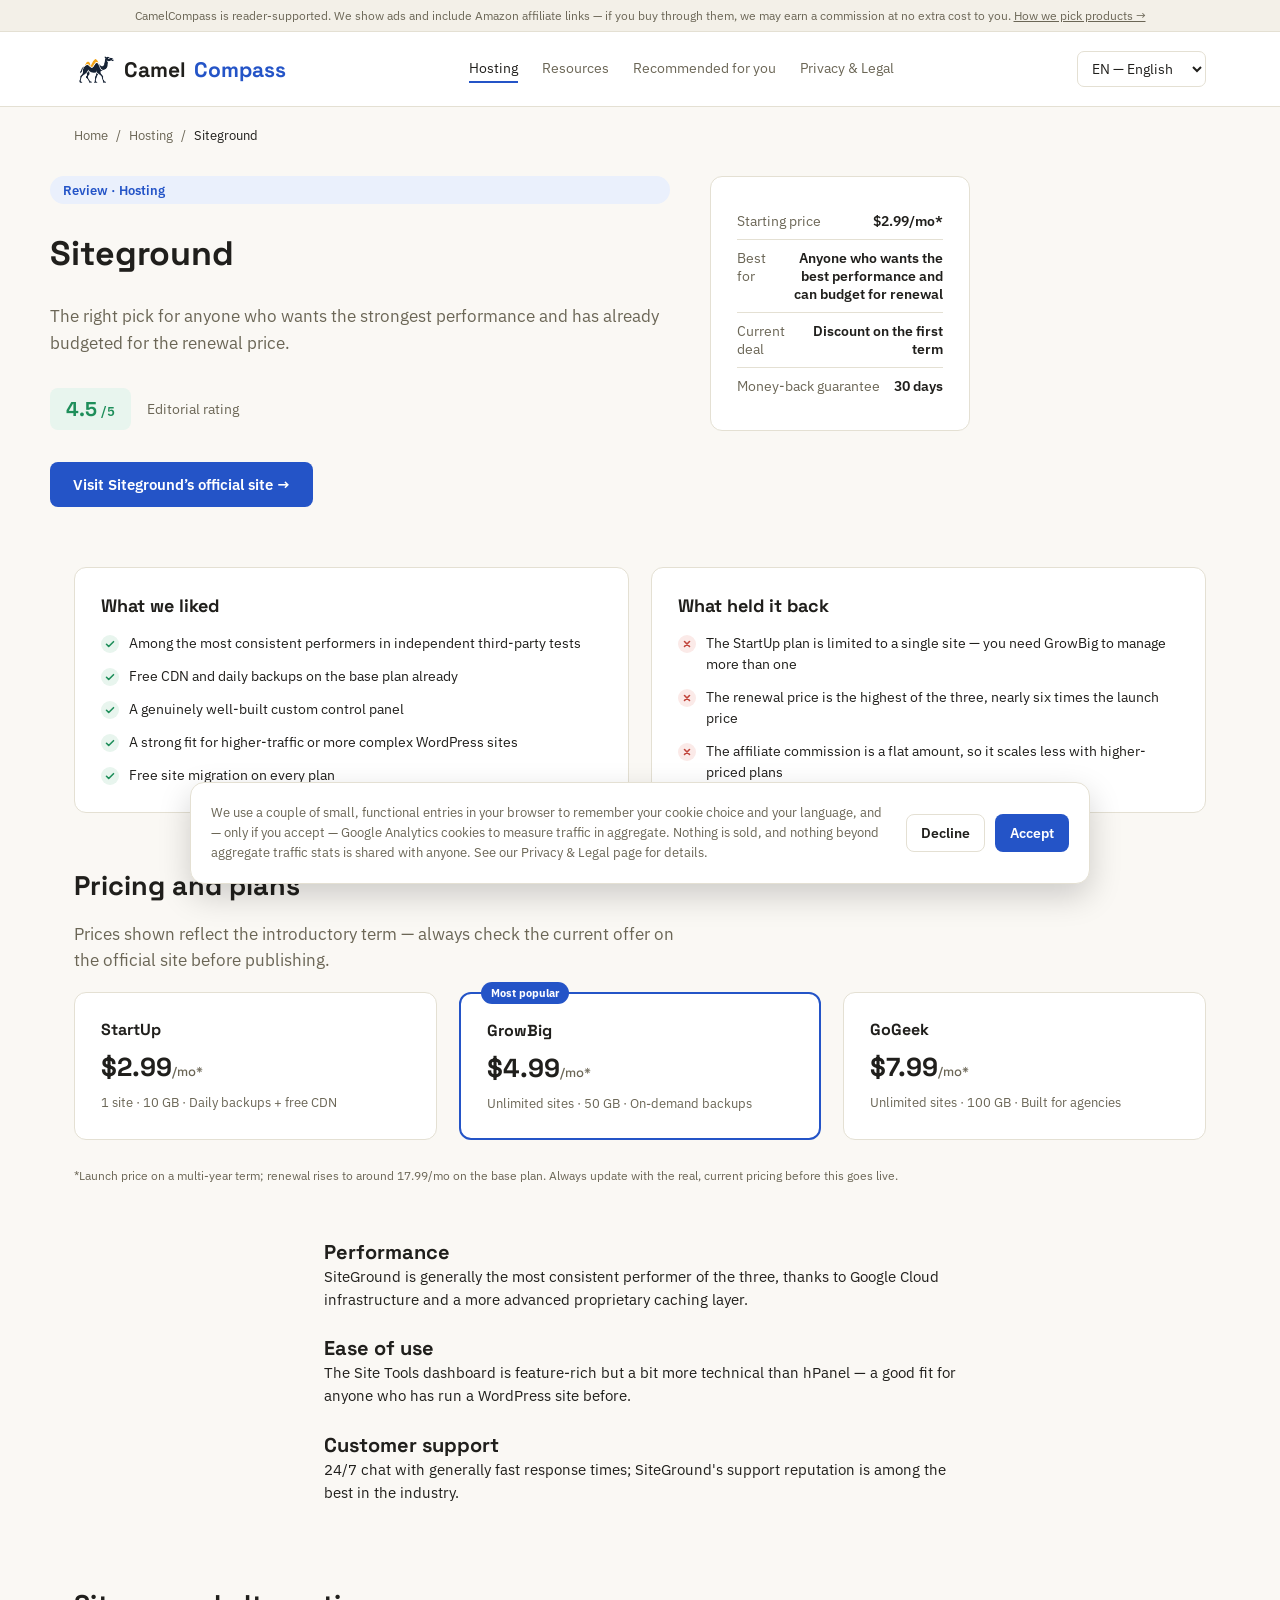
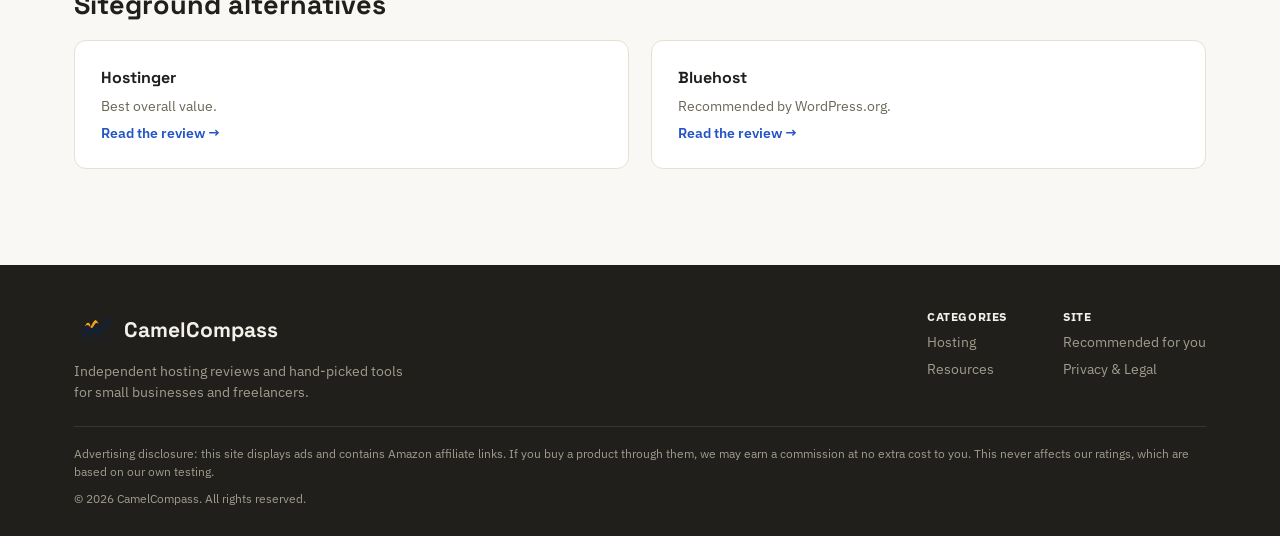
<file: review-siteground.html>
<!doctype html>
<html lang="en">
<head>
<title>SiteGround Review 2026: Pricing, Performance & Verdict | CamelCompass</title>
<meta name="description" content="An independent, data-backed review of Siteground web hosting — pricing, renewal cost, performance, support and who it's actually best for.">
<link rel="canonical" href="https://camelcompass.com/review-siteground.html">
<meta property="og:type" content="website">
<meta property="og:site_name" content="CamelCompass">
<meta property="og:title" content="SiteGround Review 2026: Pricing, Performance & Verdict | CamelCompass">
<meta property="og:description" content="An independent, data-backed review of Siteground web hosting — pricing, renewal cost, performance, support and who it's actually best for.">
<meta property="og:image" content="https://camelcompass.com/camel-mascot.png">
<meta property="og:url" content="https://camelcompass.com/review-siteground.html">
<meta charset="utf-8">
<meta name="viewport" content="width=device-width, initial-scale=1, viewport-fit=cover">
<meta name="robots" content="index, follow">
<meta name="theme-color" content="#2454C7">
<link rel="icon" type="image/png" href="camel-mascot.png">
<meta name="twitter:card" content="summary">
<link rel="stylesheet" href="https://fonts.googleapis.com/css2?family=Space+Grotesk:wght@500;600;700&family=IBM+Plex+Sans:wght@400;500;600&display=swap">
<link rel="stylesheet" href="styles.css">
<!-- TODO: replace ca-pub-XXXXXXXXXXXXXXXX with your real AdSense publisher ID once your AdSense application is approved -->
<script async src="https://pagead2.googlesyndication.com/pagead/js/adsbygoogle.js?client=ca-pub-XXXXXXXXXXXXXXXX" crossorigin="anonymous"></script>
<!-- Google tag (gtag.js) -->
<script async src="https://www.googletagmanager.com/gtag/js?id=G-SYCRF4L2D8"></script>
<script>
  window.dataLayer = window.dataLayer || [];
  function gtag(){dataLayer.push(arguments);}
  // Consent Mode: analytics storage stays denied until the user accepts our cookie notice
  gtag('consent', 'default', { 'analytics_storage': 'denied' });
  gtag('js', new Date());
  gtag('config', 'G-SYCRF4L2D8');
</script>
</head>
<body>

<div class="disclose-bar">
  <div class="wrap"><p id="disclose-text"></p></div>
</div>

<header class="site-header">
  <div class="wrap">
    <a href="index.html" class="logo"><img src="camel-mascot.png" alt="CamelCompass mascot" class="logo-mark">Camel<span class="accent">Compass</span></a>
    <nav class="nav-links" id="nav-links">
      <a href="compare.html" data-nav="compare" class="active"></a>
      <a href="resources.html" data-nav="resources"></a>
      <a href="recommend.html" data-nav="recommend"></a>
      <a href="legal.html" data-nav="legal"></a>
    </nav>
    <select class="lang-select" id="lang-select">
      <option value="en">EN — English</option>
      <option value="it">IT — Italiano</option>
      <option value="fr">FR — Français</option>
      <option value="de">DE — Deutsch</option>
      <option value="es">ES — Español</option>
    </select>
  </div>
</header>

<main>
  <section id="page-review">
    <div class="wrap" style="padding-top:20px;">
      <nav class="breadcrumb"><a href="index.html" data-t="crumb_home"></a><span>/</span><a href="compare.html" data-t="nav_hosting"></a><span>/</span><span class="current" id="review-crumb"></span></nav>
    </div>
    <div id="review-body"></div>
  </section>

</main>

<footer class="site-footer">
  <div class="wrap">
    <div class="footer-top">
      <div class="footer-brand">
        <span class="logo"><img src="camel-mascot.png" alt="CamelCompass mascot" class="logo-mark">CamelCompass</span>
        <p id="footer-desc"></p>
      </div>
      <div class="footer-cols">
        <div class="footer-col">
          <span class="col-title" id="footer-cat-title"></span>
          <a href="compare.html" data-t="nav_hosting"></a>
          <a href="resources.html" data-t="nav_resources"></a>
        </div>
        <div class="footer-col">
          <span class="col-title" id="footer-site-title"></span>
          <a href="recommend.html" data-t="nav_recommend"></a>
          <a href="legal.html" data-t="nav_legal"></a>
        </div>
      </div>
    </div>
    <div class="footer-bottom">
      <p id="footer-disclosure"></p>
      <p id="footer-copyright"></p>
    </div>
  </div>
</footer>

<div class="cookie-bar" id="cookie-bar" hidden>
  <p id="cookie-text"></p>
  <div class="cookie-actions">
    <button class="btn btn-outline btn-sm" id="cookie-decline" style="width:auto;"></button>
    <button class="btn btn-primary btn-sm" id="cookie-accept" style="width:auto;"></button>
  </div>
</div>

<script src="app.js"></script>
<script>
SV.init(function () { SV.renderReview('siteground'); });
</script>
</body>
</html>
</file>
<file: styles.css>
:root {
    --bg: #FAF8F4; --surface: #FFFFFF; --surface-2: #F3F0E8; --border: #E4E0D3;
    --text: #201F1C; --text-2: #6B6656;
    --accent: #2454C7; --accent-tint: #EAF0FC; --accent-ink: #FFFFFF;
    --success: #1E8E5A; --success-tint: #E8F5EE;
    --danger: #C1443B; --danger-tint: #FBEAE8;
    --amber: #9A6B12; --amber-tint: #FBF1DC;
    --footer-bg: #201F1C; --footer-text: #F3F1EA; --footer-text-2: #A19C8C; --footer-border: #38362E;
    --disclose-bg: #F3F0E8; --disclose-text: #6B6656;
  }
  @media (prefers-color-scheme: dark) {
    :root:not([data-theme="light"]) {
      --bg: #17160F; --surface: #201F17; --surface-2: #29281F; --border: #38362A;
      --text: #F3F1E8; --text-2: #A8A28E;
      --accent: #6E96F2; --accent-tint: #202B44; --accent-ink: #0E1424;
      --success: #4CC28E; --success-tint: #17301F;
      --danger: #E28378; --danger-tint: #33201B;
      --amber: #D7B15C; --amber-tint: #302A16;
      --footer-bg: #0E0D08; --footer-text: #F3F1E8; --footer-text-2: #8B8672; --footer-border: #2C2A20;
      --disclose-bg: #201F17; --disclose-text: #A8A28E;
    }
  }
  :root[data-theme="dark"] {
    --bg: #17160F; --surface: #201F17; --surface-2: #29281F; --border: #38362A;
    --text: #F3F1E8; --text-2: #A8A28E;
    --accent: #6E96F2; --accent-tint: #202B44; --accent-ink: #0E1424;
    --success: #4CC28E; --success-tint: #17301F;
    --danger: #E28378; --danger-tint: #33201B;
    --amber: #D7B15C; --amber-tint: #302A16;
    --footer-bg: #0E0D08; --footer-text: #F3F1E8; --footer-text-2: #8B8672; --footer-border: #2C2A20;
    --disclose-bg: #201F17; --disclose-text: #A8A28E;
  }
  * { box-sizing: border-box; }
  html, body { margin: 0; }
  body { background: var(--bg); color: var(--text); font-family: 'IBM Plex Sans', system-ui, sans-serif; -webkit-font-smoothing: antialiased; }
  h1, h2, h3 { font-family: 'Space Grotesk', system-ui, sans-serif; font-weight: 700; text-wrap: balance; margin: 0; }
  p { margin: 0; }
  a { color: inherit; text-decoration: none; }
  img, svg { max-width: 100%; }
  [hidden] { display: none !important; }
  select, button { font-family: inherit; }

  .wrap { max-width: 1180px; margin: 0 auto; padding-inline: 24px; }
  @media (max-width: 680px) { .wrap { padding-inline: 16px; } }

  .disclose-bar { background: var(--disclose-bg); border-bottom: 1px solid var(--border); }
  .disclose-bar .wrap { padding-block: 8px; }
  .disclose-bar p { font-size: 12px; color: var(--disclose-text); text-align: center; }
  .disclose-bar a { text-decoration: underline; }

  .site-header { position: sticky; top: env(safe-area-inset-top, 0px); z-index: 20; background: var(--surface); border-bottom: 1px solid var(--border); }
  .site-header .wrap { display: flex; align-items: center; justify-content: space-between; padding-block: 16px; gap: 20px; flex-wrap: wrap; }
  .logo { font-family: 'Space Grotesk', sans-serif; font-size: 21px; font-weight: 700; color: var(--text); white-space: nowrap; display: inline-flex; align-items: center; gap: 8px; }
  .logo .accent { color: var(--accent); }
  .logo-mark { height: 42px; width: 42px; object-fit: contain; display: block; }
  .hero-mascot { width: 190px; height: 190px; object-fit: contain; filter: drop-shadow(0 6px 18px rgba(36, 84, 199, 0.22)); }
  .nav-links { display: flex; gap: 24px; align-items: center; flex-wrap: wrap; }
  .nav-links a { font-size: 14px; color: var(--text-2); padding-block: 4px; border-bottom: 2px solid transparent; }
  .nav-links a:hover { color: var(--accent); }
  .nav-links a.active { color: var(--text); border-bottom-color: var(--accent); }
  .lang-select { border: 1px solid var(--border); background: var(--surface); color: var(--text); border-radius: 7px; padding: 7px 10px; font-size: 13.5px; cursor: pointer; }
  @media (max-width: 780px) { .nav-links { order: 3; width: 100%; justify-content: flex-start; } }

  .badge { display: inline-flex; align-items: center; gap: 6px; background: var(--accent-tint); color: var(--accent); font-size: 12.5px; font-weight: 600; padding: 6px 13px; border-radius: 999px; }
  .badge.muted { background: var(--surface-2); color: var(--text-2); }
  .badge.amber { background: var(--amber-tint); color: var(--amber); }
  .rating-badge { display: inline-flex; align-items: baseline; gap: 4px; background: var(--success-tint); color: var(--success); padding: 8px 16px; border-radius: 8px; }
  .rating-badge b { font-family: 'Space Grotesk', sans-serif; font-size: 20px; }
  .rating-badge span { font-size: 12.5px; font-weight: 600; }

  .btn { display: inline-flex; align-items: center; gap: 8px; font-size: 14.5px; font-weight: 600; padding: 12px 22px; border-radius: 8px; border: 1px solid transparent; cursor: pointer; }
  .btn-primary { background: var(--accent); color: var(--accent-ink); }
  .btn-primary:hover { opacity: 0.92; }
  .btn-dark { background: var(--text); color: var(--bg); }
  .btn-dark:hover { opacity: 0.88; }
  .btn-outline { background: transparent; color: var(--text); border-color: var(--border); }
  .btn-sm { padding: 9px 14px; font-size: 13.5px; width: 100%; justify-content: center; }
  .link-accent { font-size: 13.5px; font-weight: 600; color: var(--accent); }
  .link-accent:hover { text-decoration: underline; }

  section.block { padding-block: 56px; }
  section.block.tight { padding-block: 28px; }
  h1.hero-title { font-size: clamp(28px, 4.2vw, 44px); line-height: 1.16; }
  h2.section-title { font-size: clamp(22px, 2.6vw, 27px); line-height: 1.25; }
  .lede { font-size: 16.5px; line-height: 1.6; color: var(--text-2); max-width: 62ch; }

  .breadcrumb { display: flex; gap: 8px; align-items: center; font-size: 13px; color: var(--text-2); flex-wrap: wrap; }
  .breadcrumb a:hover { color: var(--accent); }
  .breadcrumb .current { color: var(--text); }

  .grid-3 { display: grid; grid-template-columns: repeat(3, minmax(0, 1fr)); gap: 22px; }
  .grid-2 { display: grid; grid-template-columns: repeat(2, minmax(0, 1fr)); gap: 22px; }
  @media (max-width: 820px) { .grid-3 { grid-template-columns: 1fr; } .grid-2 { grid-template-columns: 1fr; } }

  .card { background: var(--surface); border: 1px solid var(--border); border-radius: 12px; padding: 26px; }
  .cat-card { display: flex; flex-direction: column; gap: 16px; }
  .cat-card svg { color: var(--accent); }
  .cat-card.disabled svg { color: var(--text-2); }
  .cat-card .cat-title { font-family: 'Space Grotesk', sans-serif; font-weight: 700; font-size: 18px; }
  .cat-card .cat-desc { font-size: 14px; color: var(--text-2); line-height: 1.5; }

  .featured-card { display: flex; flex-direction: column; gap: 12px; }
  .featured-card .eyebrow { font-size: 11.5px; font-weight: 700; color: var(--accent); text-transform: uppercase; letter-spacing: 0.05em; }
  .featured-card .featured-title { font-family: 'Space Grotesk', sans-serif; font-size: 17px; font-weight: 700; line-height: 1.35; }
  .featured-card .featured-desc { font-size: 13.5px; color: var(--text-2); line-height: 1.5; }

  .method-item { display: flex; flex-direction: column; gap: 10px; }
  .method-item svg { color: var(--accent); }
  .method-item .method-title { font-family: 'Space Grotesk', sans-serif; font-size: 16px; font-weight: 700; }
  .method-item p { font-size: 14px; color: var(--text-2); line-height: 1.6; }

  .table-scroll { overflow-x: auto; border: 1px solid var(--border); border-radius: 12px; }
  table.compare { width: 100%; border-collapse: collapse; min-width: 700px; background: var(--surface); }
  table.compare th, table.compare td { text-align: left; padding: 14px 18px; border-bottom: 1px solid var(--border); border-left: 1px solid var(--border); font-size: 14px; }
  table.compare th:first-child, table.compare td:first-child { border-left: none; font-weight: 600; color: var(--text); width: 190px; }
  table.compare thead th { vertical-align: bottom; }
  table.compare th.picked { background: var(--accent-tint); }
  .pick-tag { display: block; font-size: 10.5px; font-weight: 700; color: var(--accent); text-transform: uppercase; letter-spacing: 0.05em; margin-bottom: 4px; }
  table.compare th .name { font-family: 'Space Grotesk', sans-serif; font-size: 17px; font-weight: 700; color: var(--text); }
  table.compare td.cta { padding: 14px 18px; }
  table.compare td .cta-stack { display: flex; flex-direction: column; gap: 8px; }
  .foot-star { font-size: 12px; color: var(--text-2); margin-top: 10px; display: block; }

  .callout { background: var(--accent-tint); border-radius: 12px; padding: 30px; display: flex; flex-direction: column; gap: 12px; }
  .callout h3 { font-size: 21px; }
  .callout p { font-size: 14.5px; line-height: 1.6; color: var(--text); }

  .review-head { display: flex; gap: 40px; flex-wrap: wrap; padding-block: 32px; }
  .review-head .main { flex: 1 1 480px; display: flex; flex-direction: column; gap: 16px; max-width: 620px; }
  .review-head .facts { flex: 0 1 260px; min-width: 240px; }
  .facts-row { display: flex; justify-content: space-between; gap: 12px; font-size: 13.5px; padding-block: 9px; border-bottom: 1px solid var(--border); }
  .facts-row:last-child { border-bottom: none; }
  .facts-row span:first-child { color: var(--text-2); }
  .facts-row span:last-child { font-weight: 600; text-align: right; }

  .list-item { display: flex; align-items: flex-start; gap: 10px; font-size: 14px; line-height: 1.5; }
  .list-item svg { flex-shrink: 0; margin-top: 2px; }

  .plan-card { position: relative; display: flex; flex-direction: column; gap: 10px; }
  .plan-card.popular { border-color: var(--accent); border-width: 2px; }
  .plan-price { font-family: 'Space Grotesk', sans-serif; font-size: 26px; font-weight: 700; }
  .plan-price small { font-size: 13px; font-weight: 500; color: var(--text-2); }
  .plan-tag { position: absolute; top: -12px; left: 20px; background: var(--accent); color: var(--accent-ink); font-size: 10.5px; font-weight: 700; padding: 4px 10px; border-radius: 999px; }

  .prose-block { display: flex; flex-direction: column; gap: 24px; max-width: 680px; }
  .prose-block h2 { font-size: 20px; }
  .prose-block p { font-size: 14.5px; line-height: 1.6; color: var(--text); }

  .alt-card { display: flex; flex-direction: column; gap: 8px; }
  .alt-card .alt-title { font-family: 'Space Grotesk', sans-serif; font-size: 16px; font-weight: 700; }
  .alt-card p { font-size: 13.5px; color: var(--text-2); line-height: 1.5; }

  .region-grid { display: grid; grid-template-columns: repeat(2, minmax(0,1fr)); gap: 18px; }
  @media (max-width: 700px) { .region-grid { grid-template-columns: 1fr; } }
  .region-btn { text-align: left; background: var(--surface); border: 1px solid var(--border); border-radius: 12px; padding: 18px 20px; cursor: pointer; font-size: 15px; font-weight: 600; color: var(--text); }
  .region-btn:hover { border-color: var(--accent); }
  .region-btn.active { border-color: var(--accent); background: var(--accent-tint); color: var(--accent); }
  .legal-section { display: flex; flex-direction: column; gap: 10px; }
  .legal-section h2 { font-size: 19px; }
  .legal-section p, .legal-section li { font-size: 14.5px; line-height: 1.65; color: var(--text); }
  .legal-section ul { margin: 0; padding-left: 20px; display: flex; flex-direction: column; gap: 6px; }

  .site-footer { background: var(--footer-bg); color: var(--footer-text); margin-top: 40px; }
  .site-footer .wrap { padding-block: 44px 28px; display: flex; flex-direction: column; gap: 22px; }
  .footer-top { display: flex; justify-content: space-between; flex-wrap: wrap; gap: 32px; }
  .footer-brand { max-width: 340px; display: flex; flex-direction: column; gap: 10px; }
  .footer-brand .logo { color: var(--footer-text); }
  .footer-brand p { font-size: 13.5px; color: var(--footer-text-2); line-height: 1.6; }
  .footer-cols { display: flex; gap: 56px; flex-wrap: wrap; }
  .footer-col { display: flex; flex-direction: column; gap: 9px; }
  .footer-col .col-title { font-size: 12px; font-weight: 700; text-transform: uppercase; letter-spacing: 0.05em; color: var(--footer-text); }
  .footer-col a { font-size: 13.5px; color: var(--footer-text-2); }
  .footer-col a:hover { color: var(--footer-text); }
  .footer-bottom { border-top: 1px solid var(--footer-border); padding-top: 18px; display: flex; flex-direction: column; gap: 8px; }
  .footer-bottom p { font-size: 11.5px; color: var(--footer-text-2); line-height: 1.6; margin: 0; }

  .cookie-bar { position: fixed; left: 16px; right: 16px; bottom: 16px; z-index: 50; background: var(--surface); border: 1px solid var(--border); border-radius: 14px; padding: 20px; box-shadow: 0 12px 32px rgba(0,0,0,0.18); display: flex; gap: 18px; flex-wrap: wrap; align-items: center; max-width: 900px; margin: 0 auto; }
  .cookie-bar p { font-size: 13px; line-height: 1.55; color: var(--text-2); flex: 1 1 380px; }
  .cookie-actions { display: flex; gap: 10px; flex-wrap: wrap; }

  @media (max-width: 560px) { .review-head { flex-direction: column; } }
</file>
